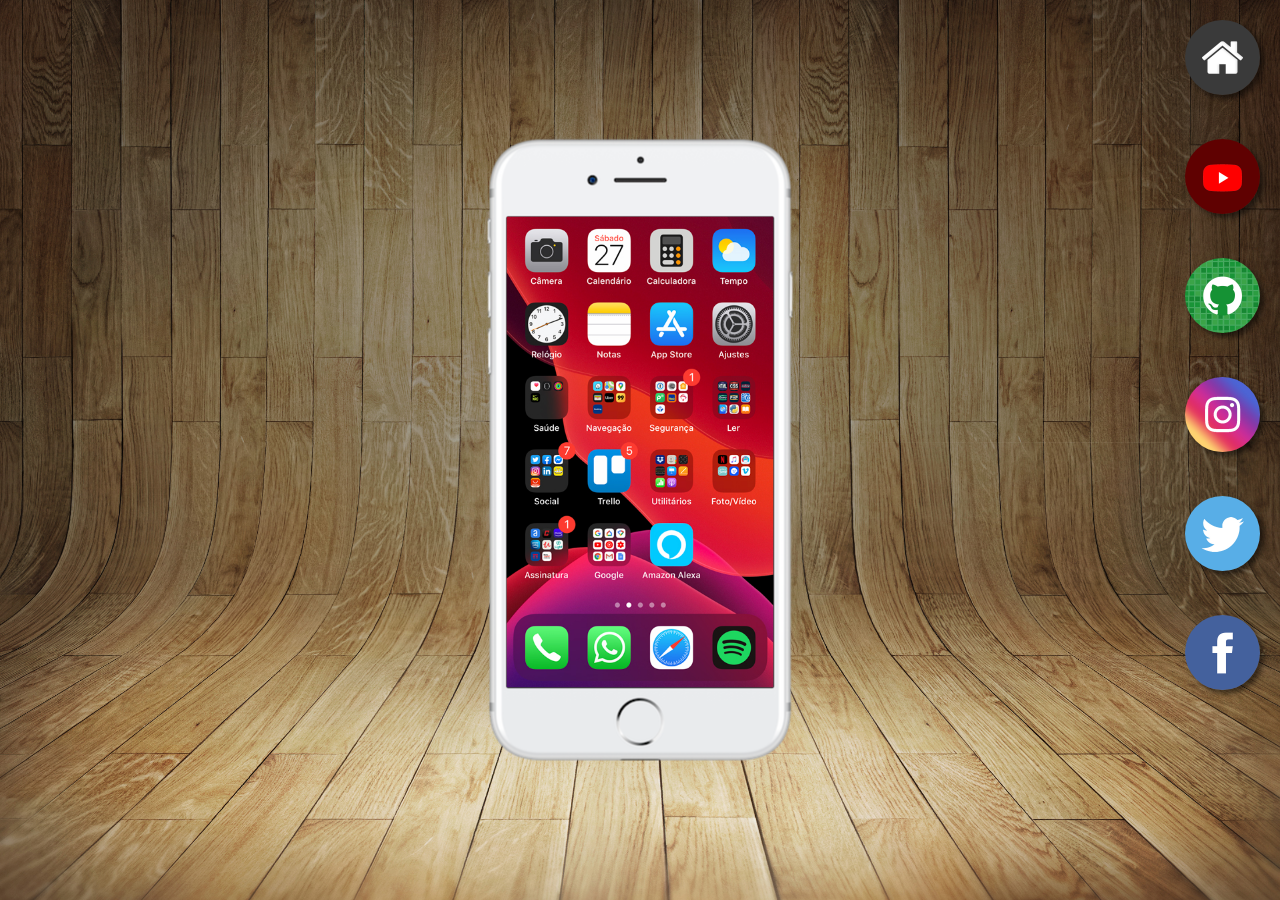
<file: index.html>
<!DOCTYPE html>
<html lang="pt-br">
<head>
    <meta charset="UTF-8">
    <meta http-equiv="X-UA-Compatible" content="IE=edge">
    <meta name="viewport" content="width=device-width, initial-scale=1.0">
    <title>Projeto Redes Sociais</title>
    <link rel="shortcut icon" href="favicon.ico" type="image/x-icon">
    <link rel="stylesheet" href="estilos/style.css">
</head>
<body>
    <main>
        <section id="telefone">
            <iframe src="home.html" frameborder="0" id="tela" name="tela">
                Seu navegador não é compatível com isto.
            </iframe>
        </section>
        <section id="redes-sociais">
            <a href="home.html" target="tela"><img src="imagens/logo-home.jpg" alt="Home"></a> <br>
            <a href="youtube.html" target="tela"><img src="imagens/logo-youtube.jpg" alt="Youtube"></a> <br>
            <a href="github.html" target="tela"><img src="imagens/logo-github.jpg" alt="Github"></a> <br>
            <a href="instagram.html" target="tela"><img src="imagens/logo-instagram.jpg" alt="Instagram"></a> <br>
            <a href="twitter.html" target="tela"><img src="imagens/logo-twitter.jpg" alt="Twitter"></a> <br>
            <a href="facebook.html" target="tela"><img src="imagens/logo-facebook.jpg" alt="Facebook"></a>
        </section>
    </main>
</body>
</html>
</file>
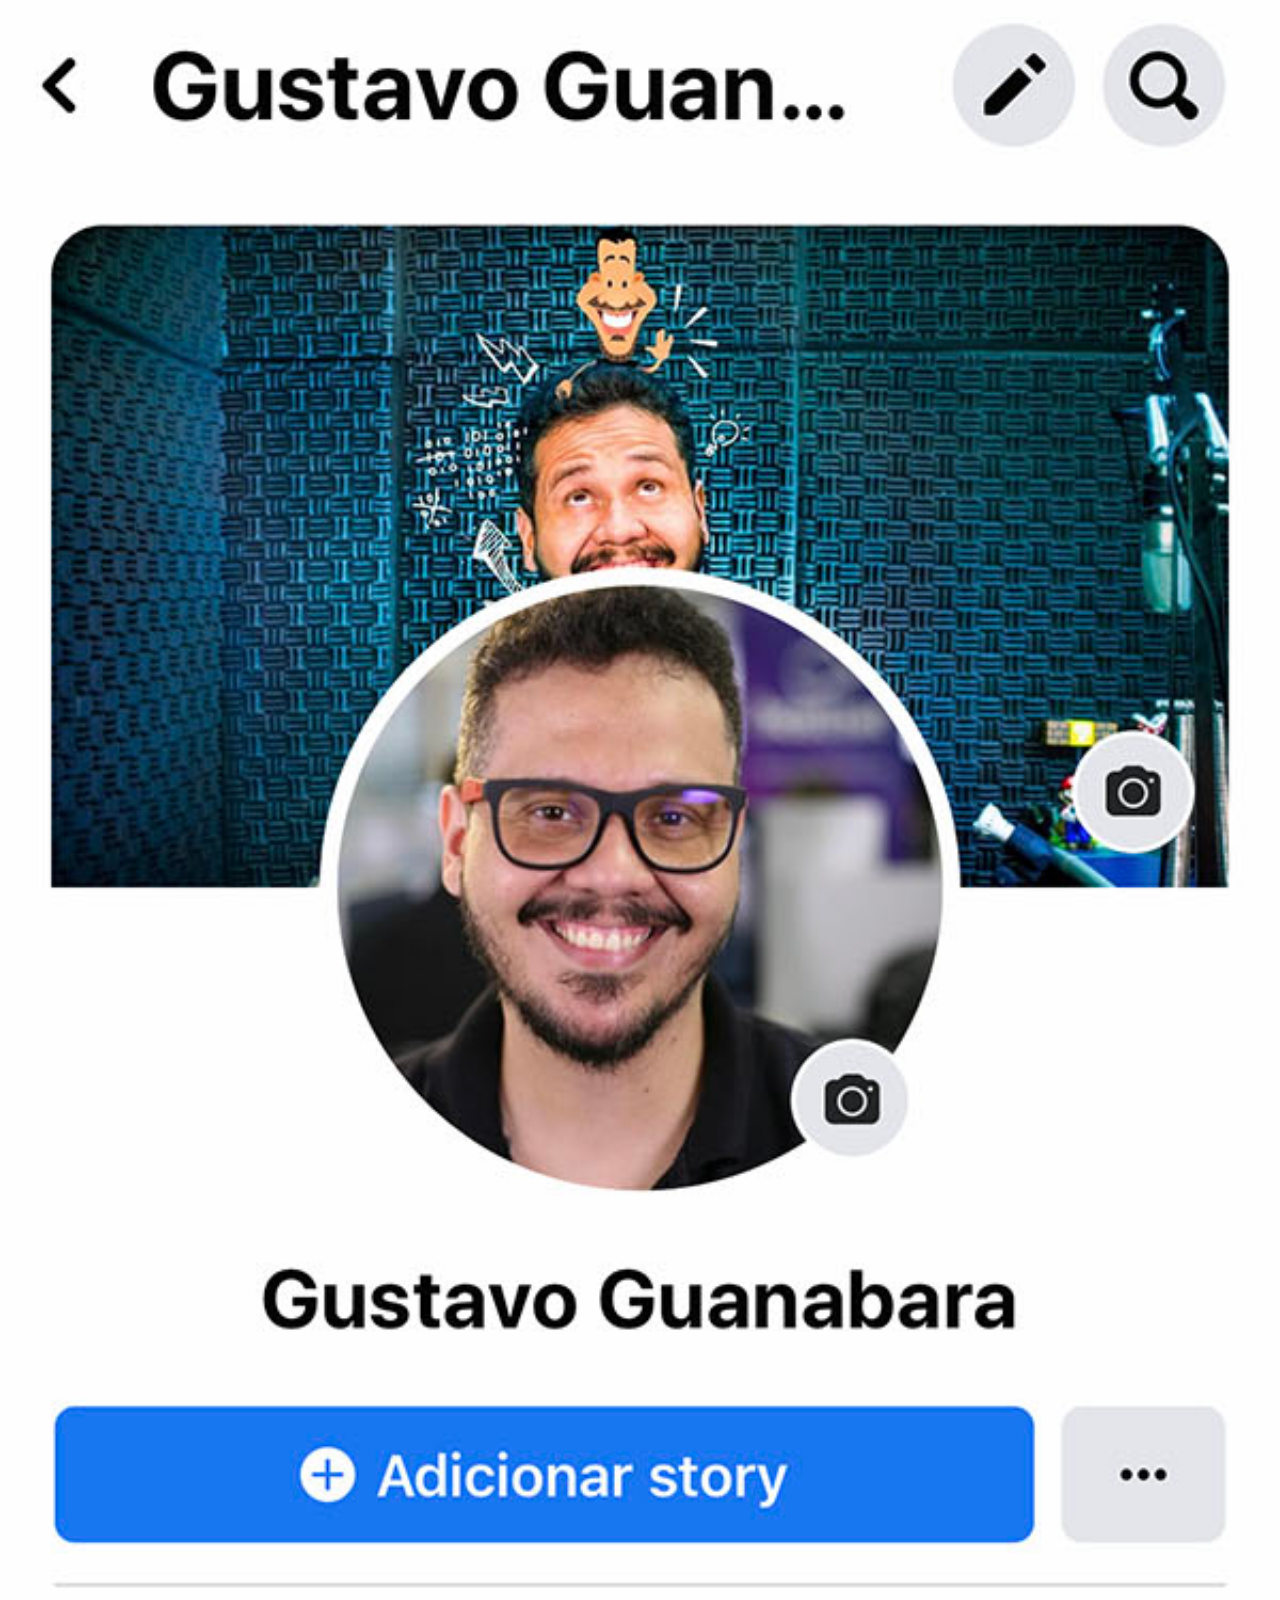
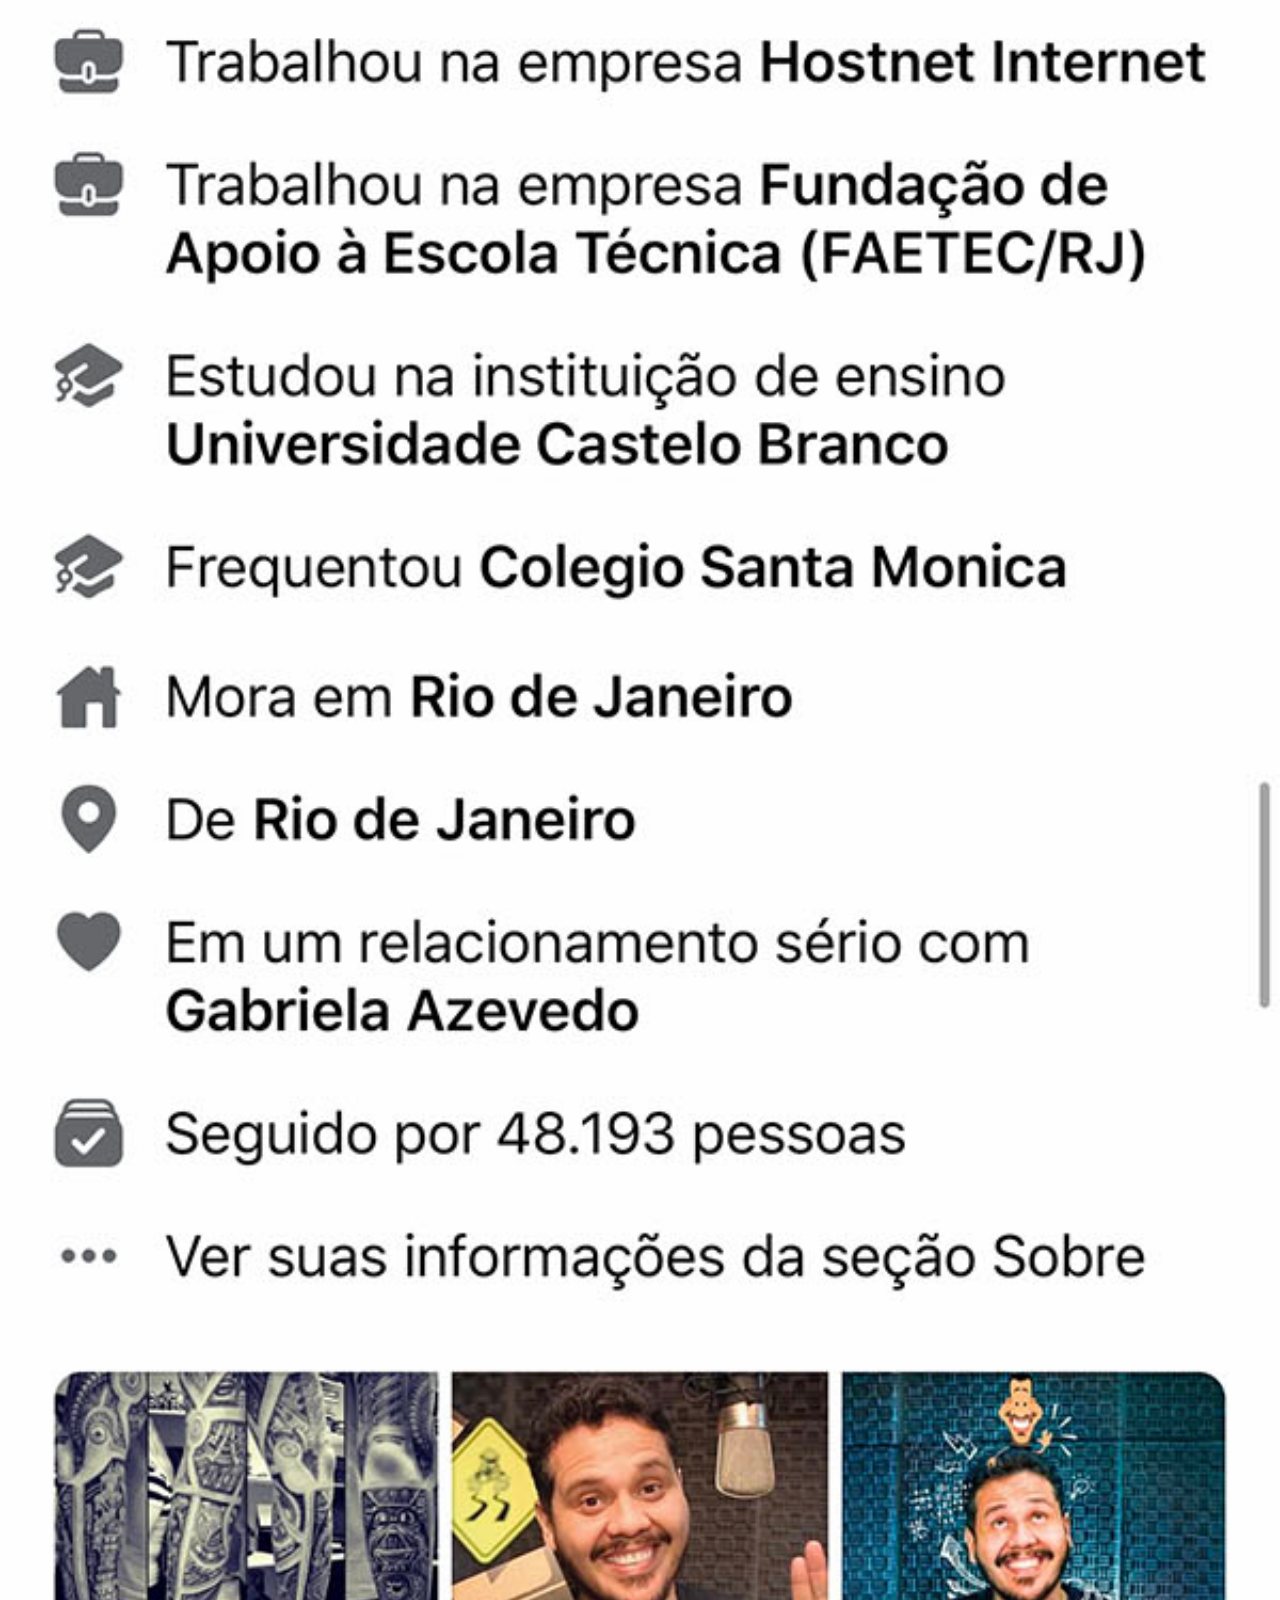
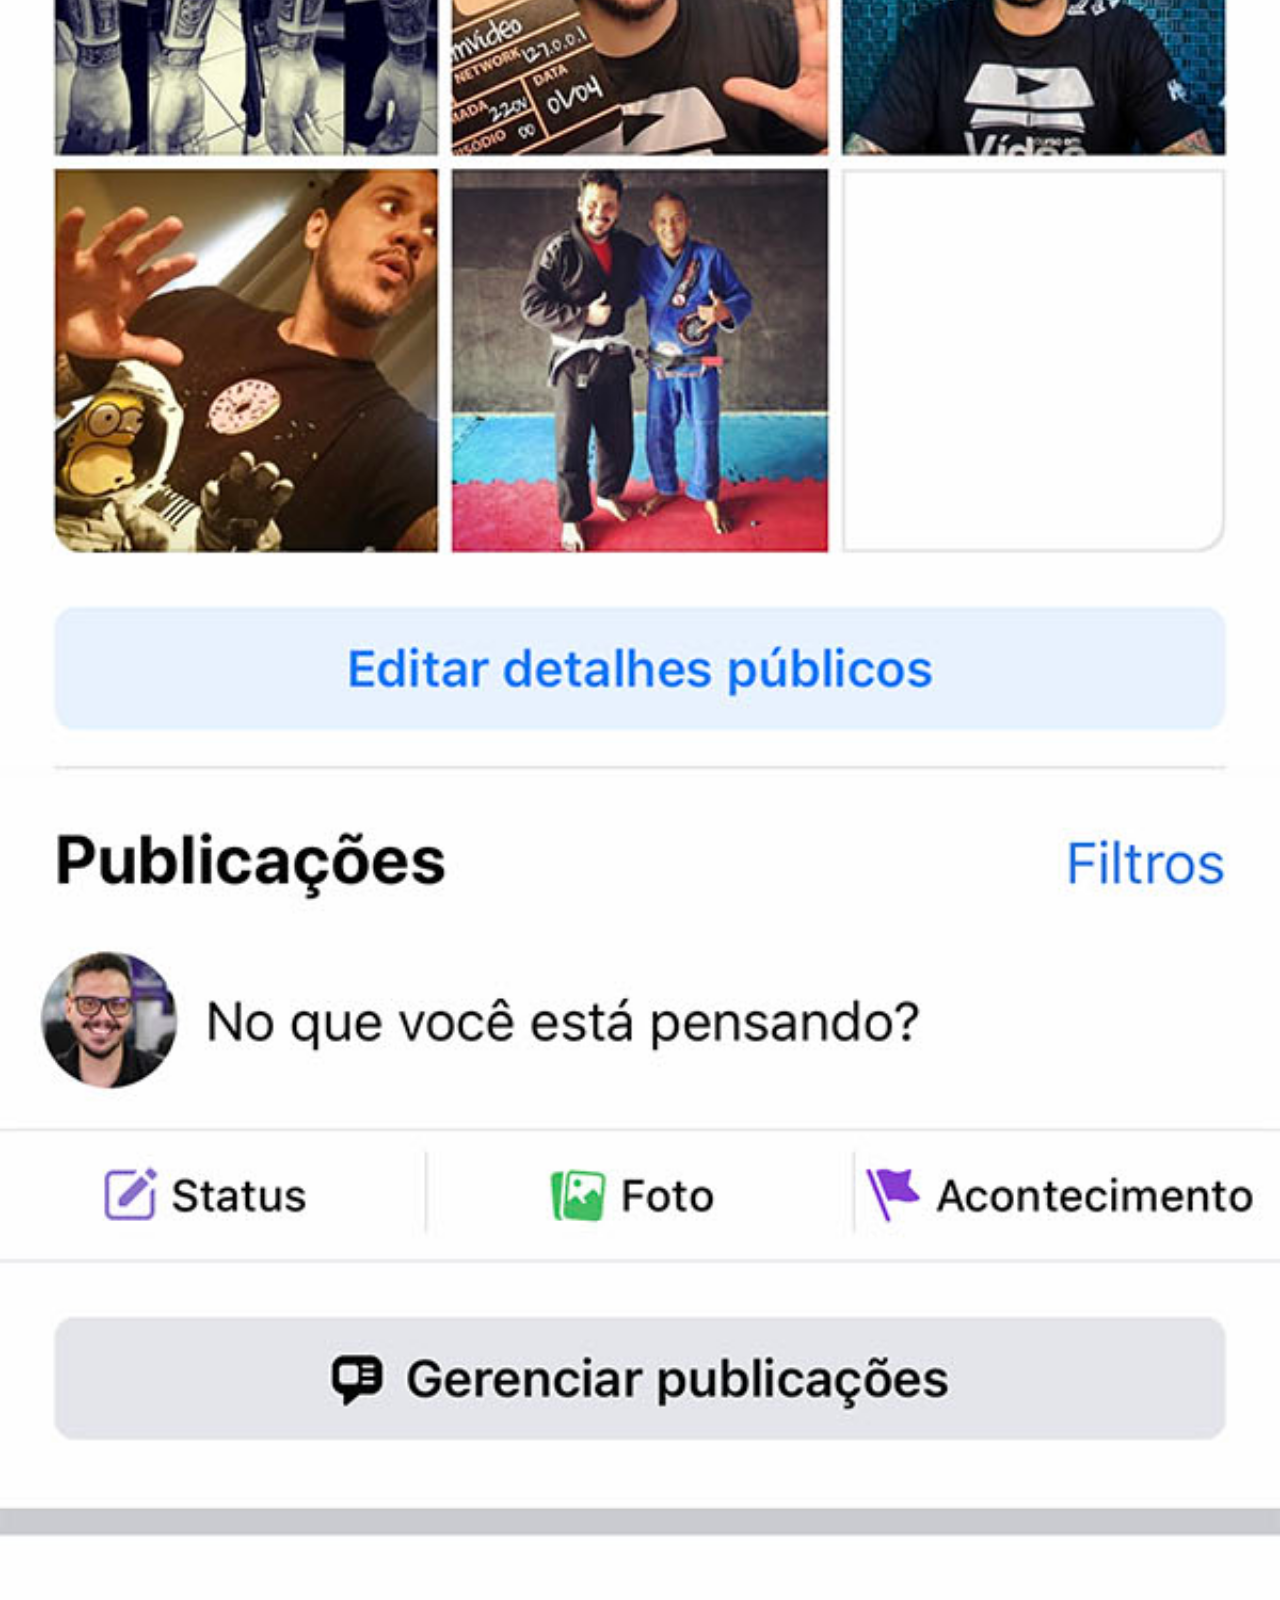
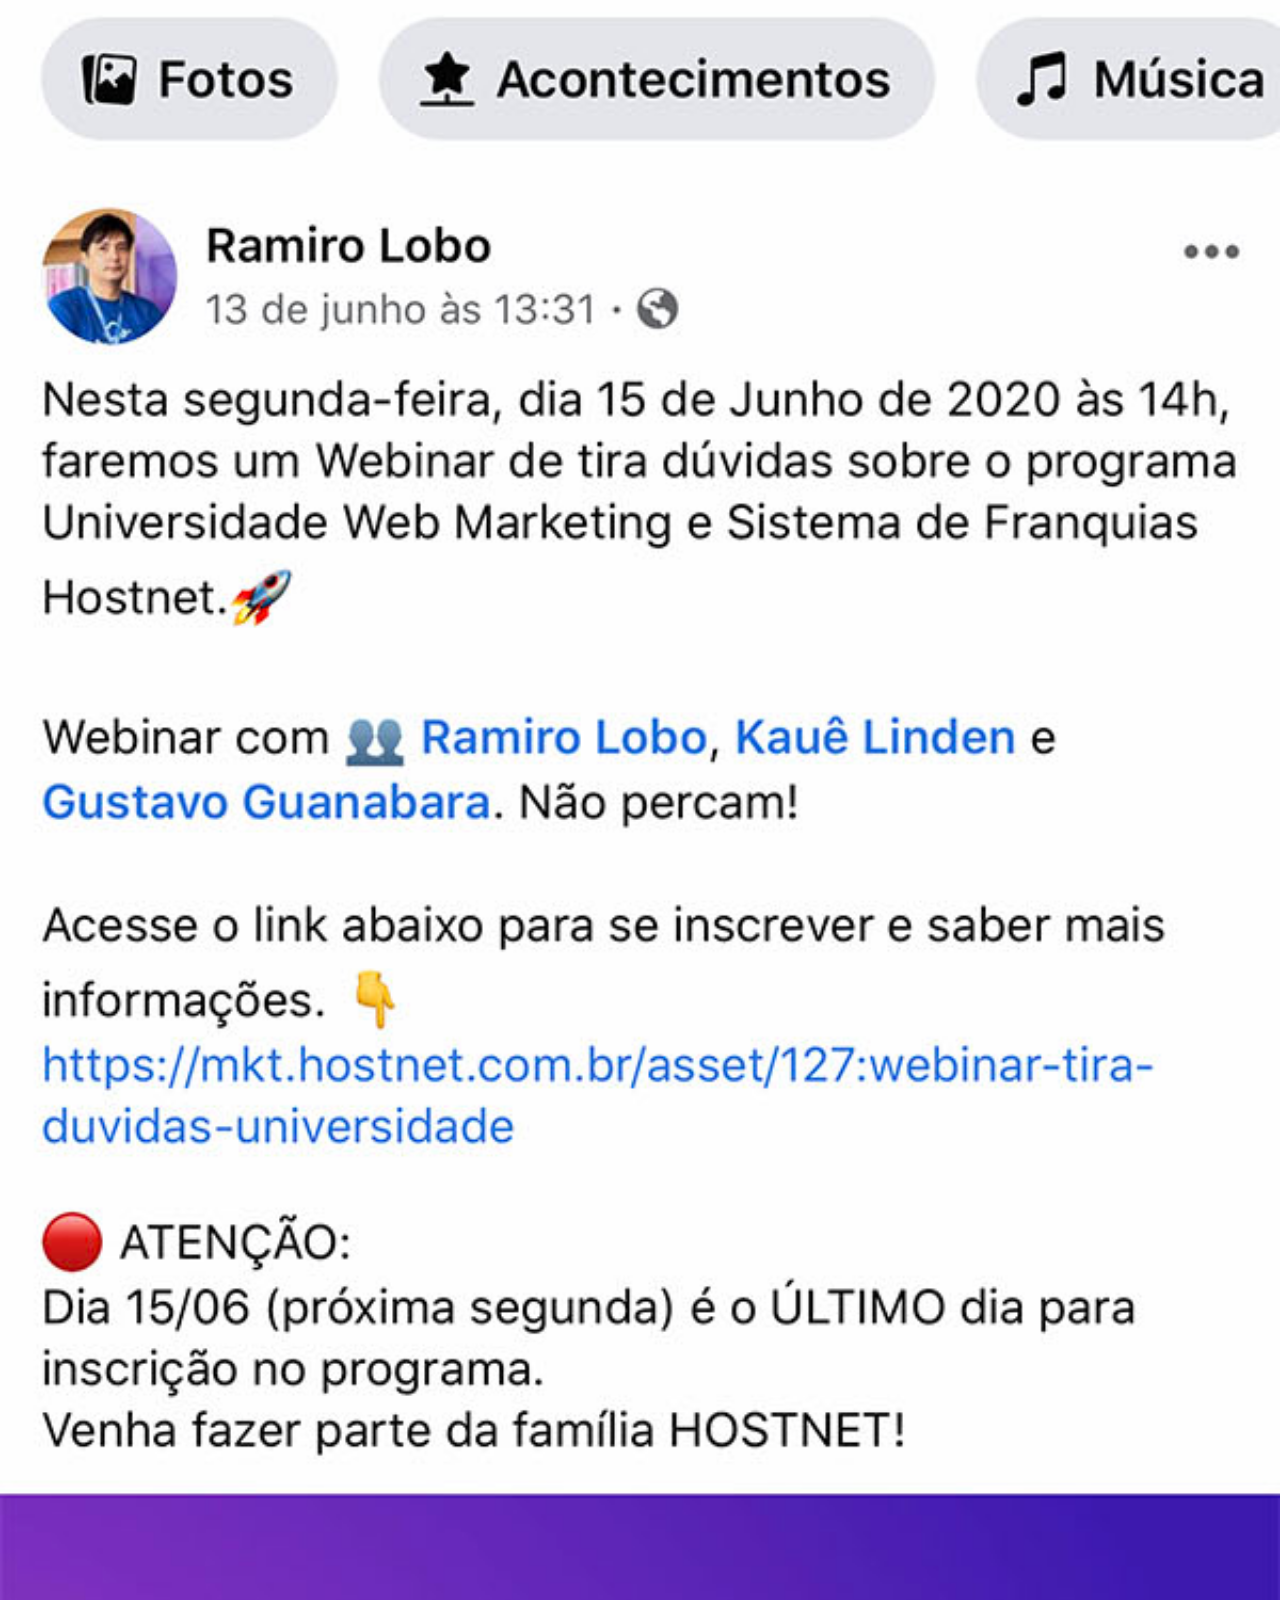
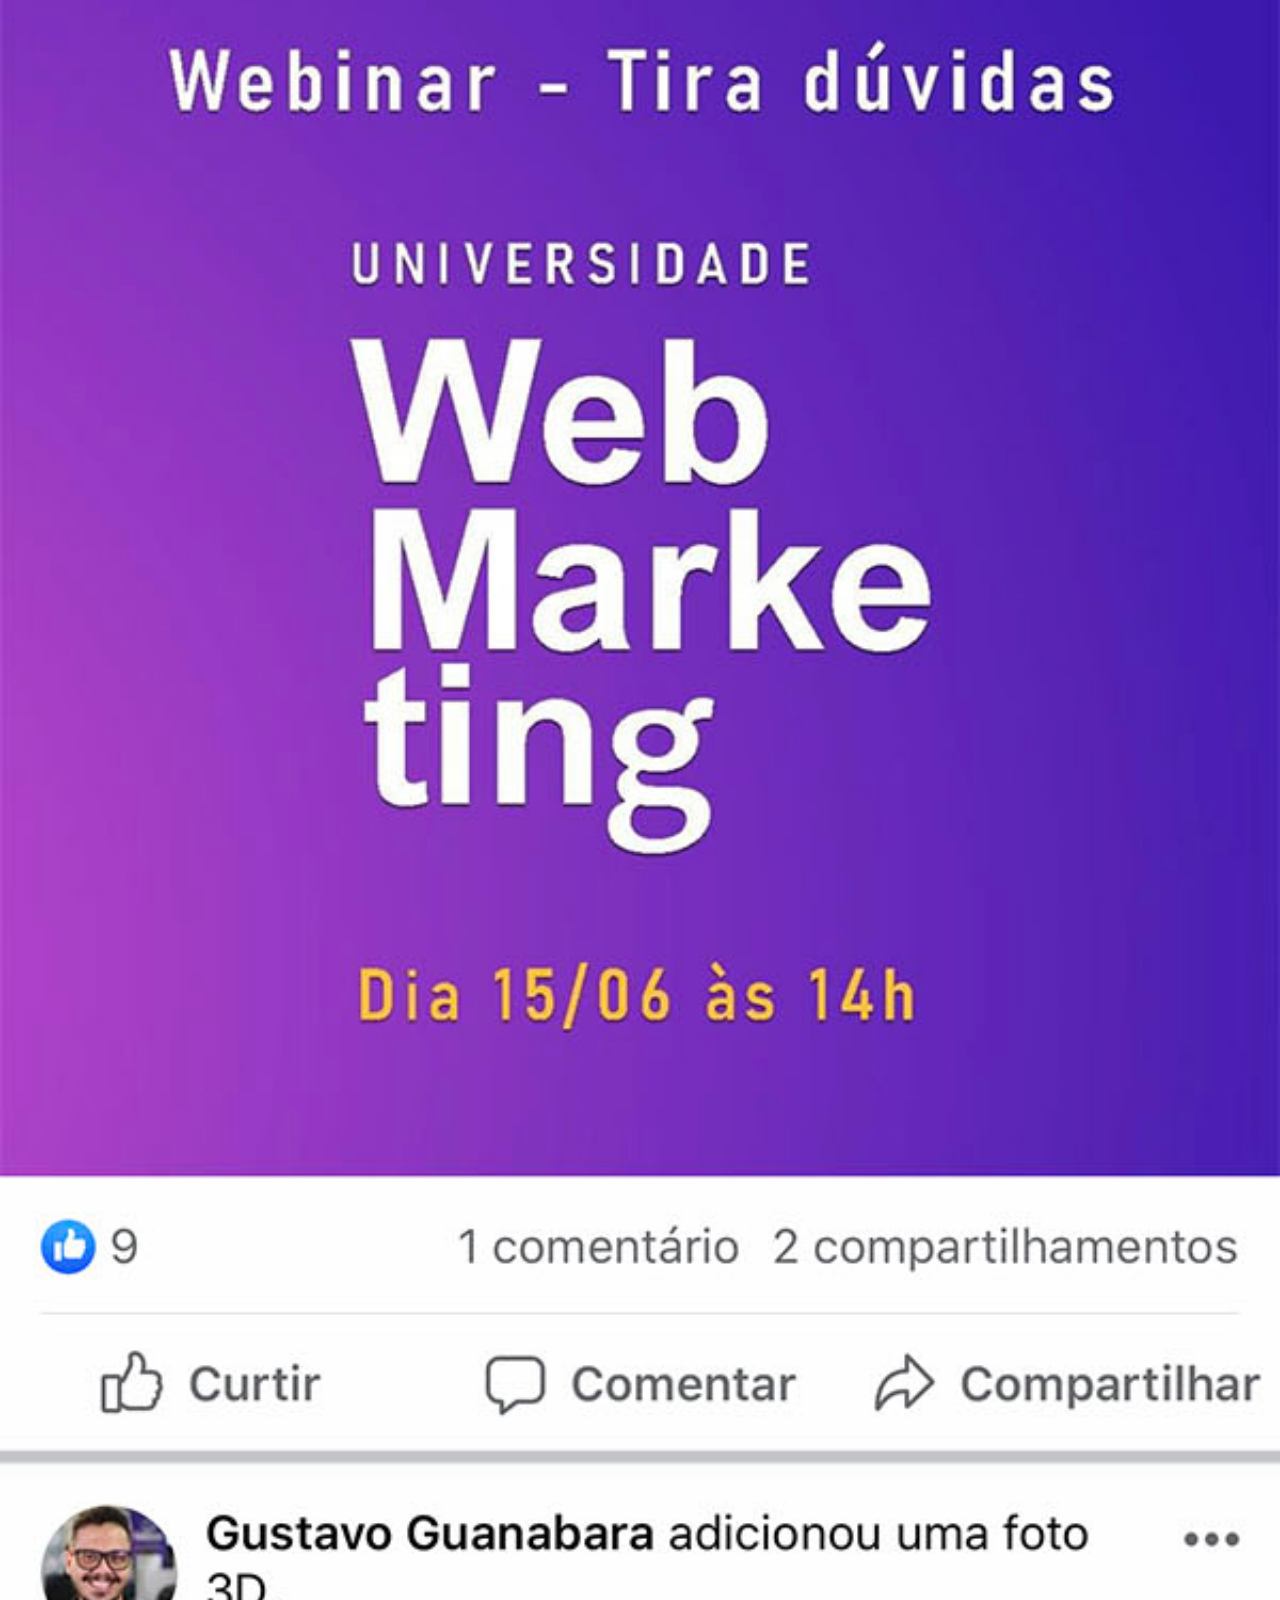
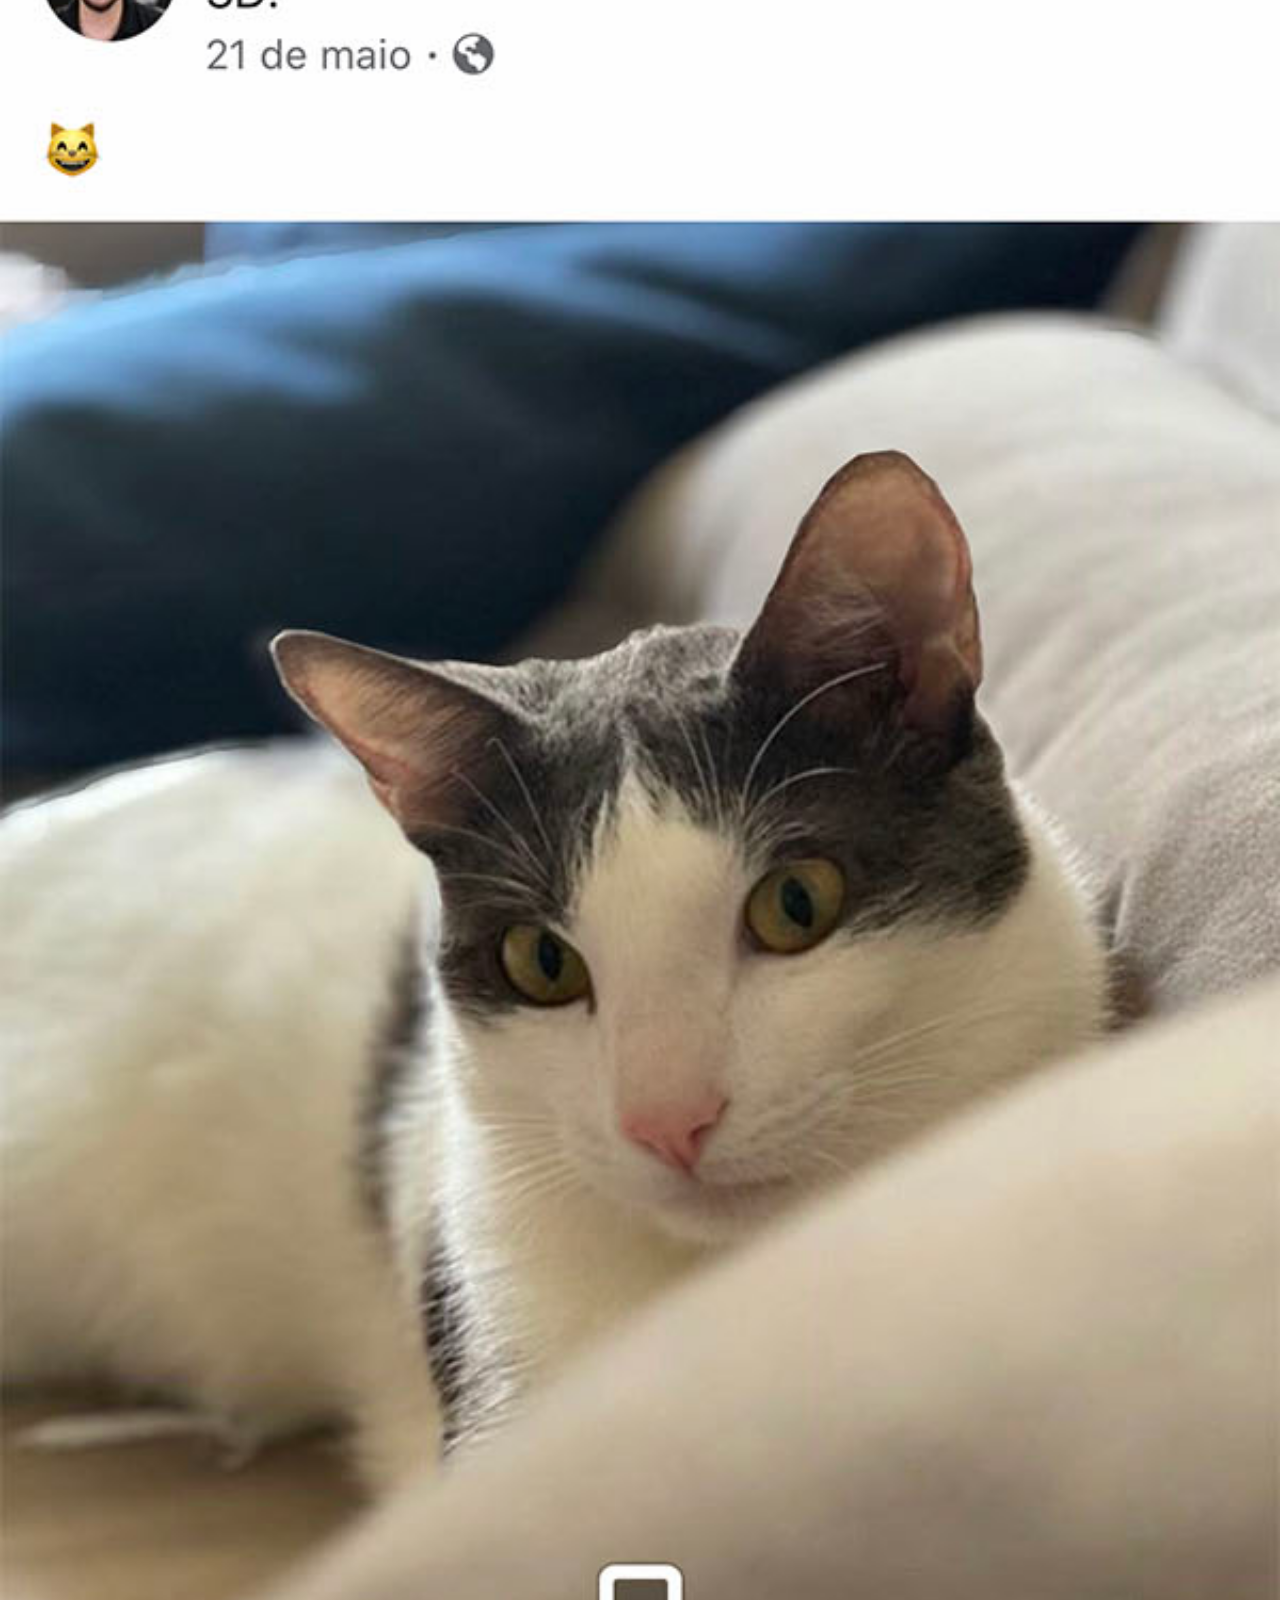
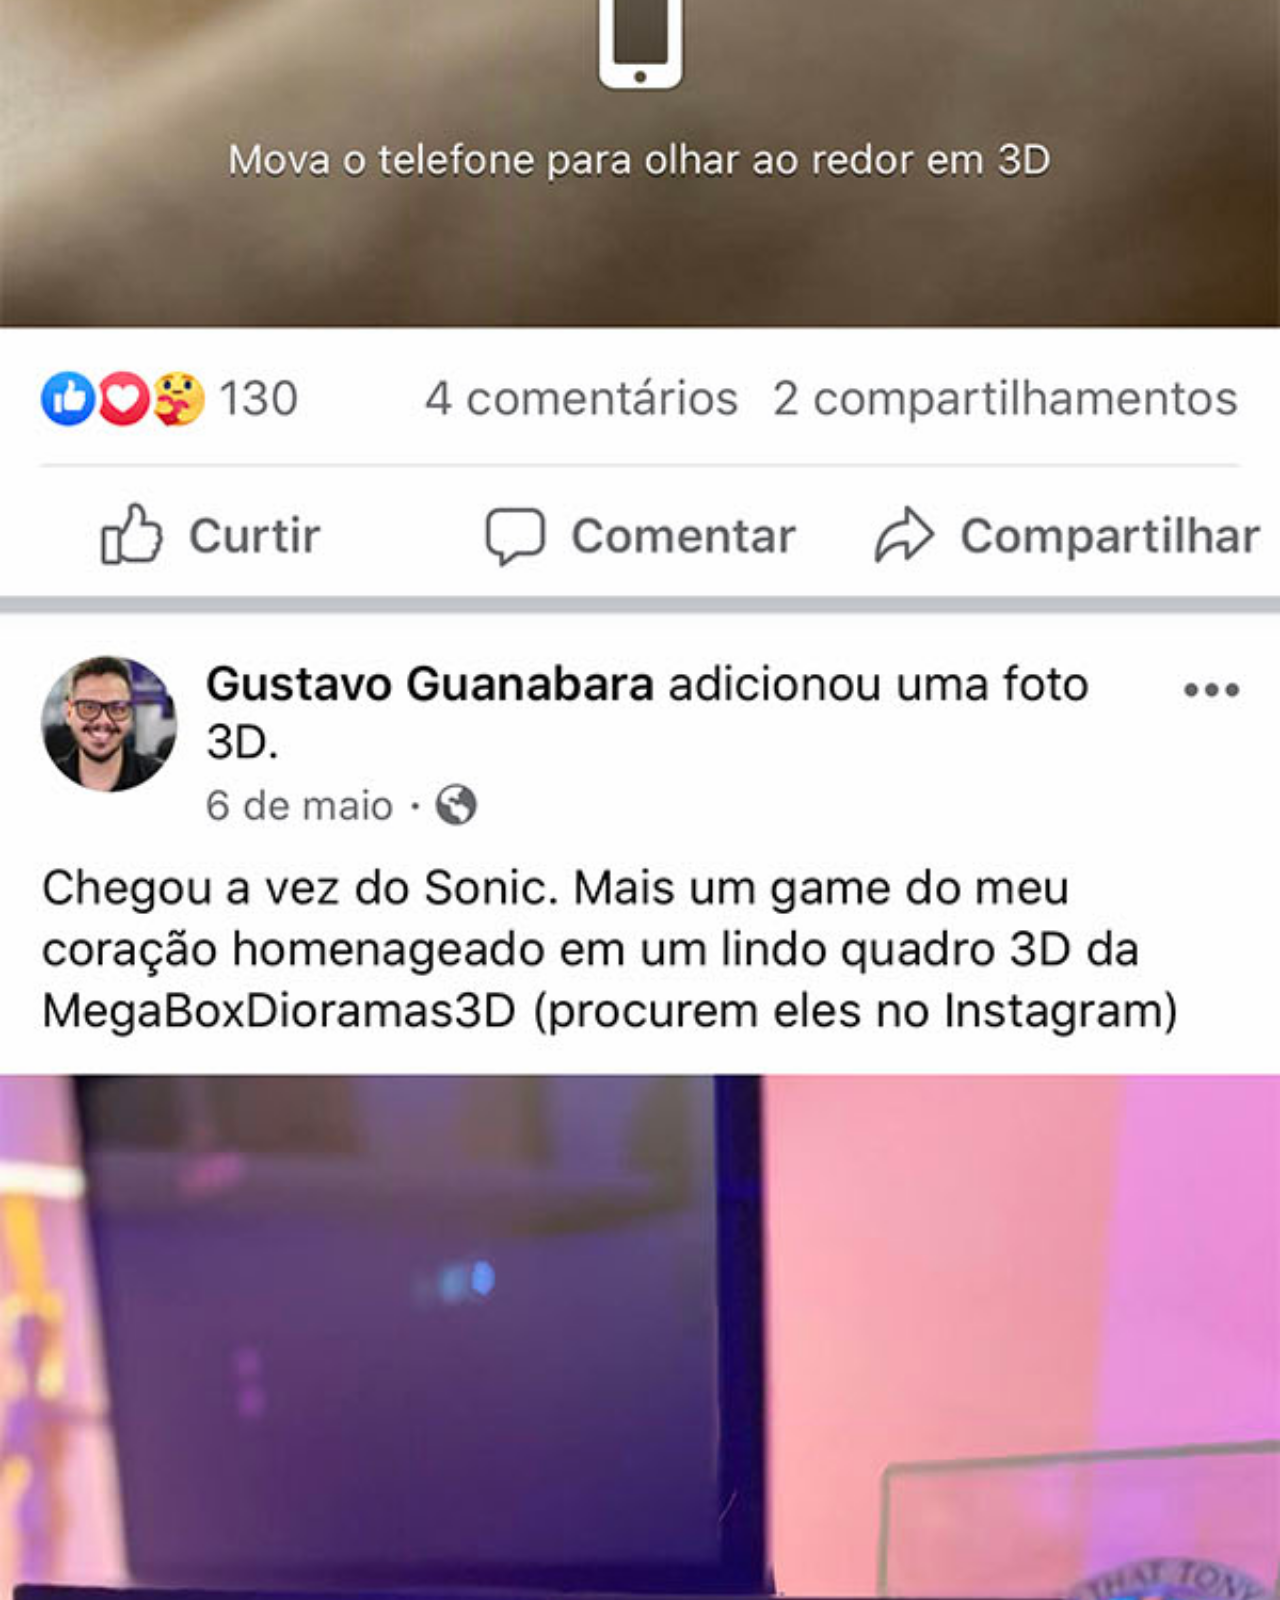
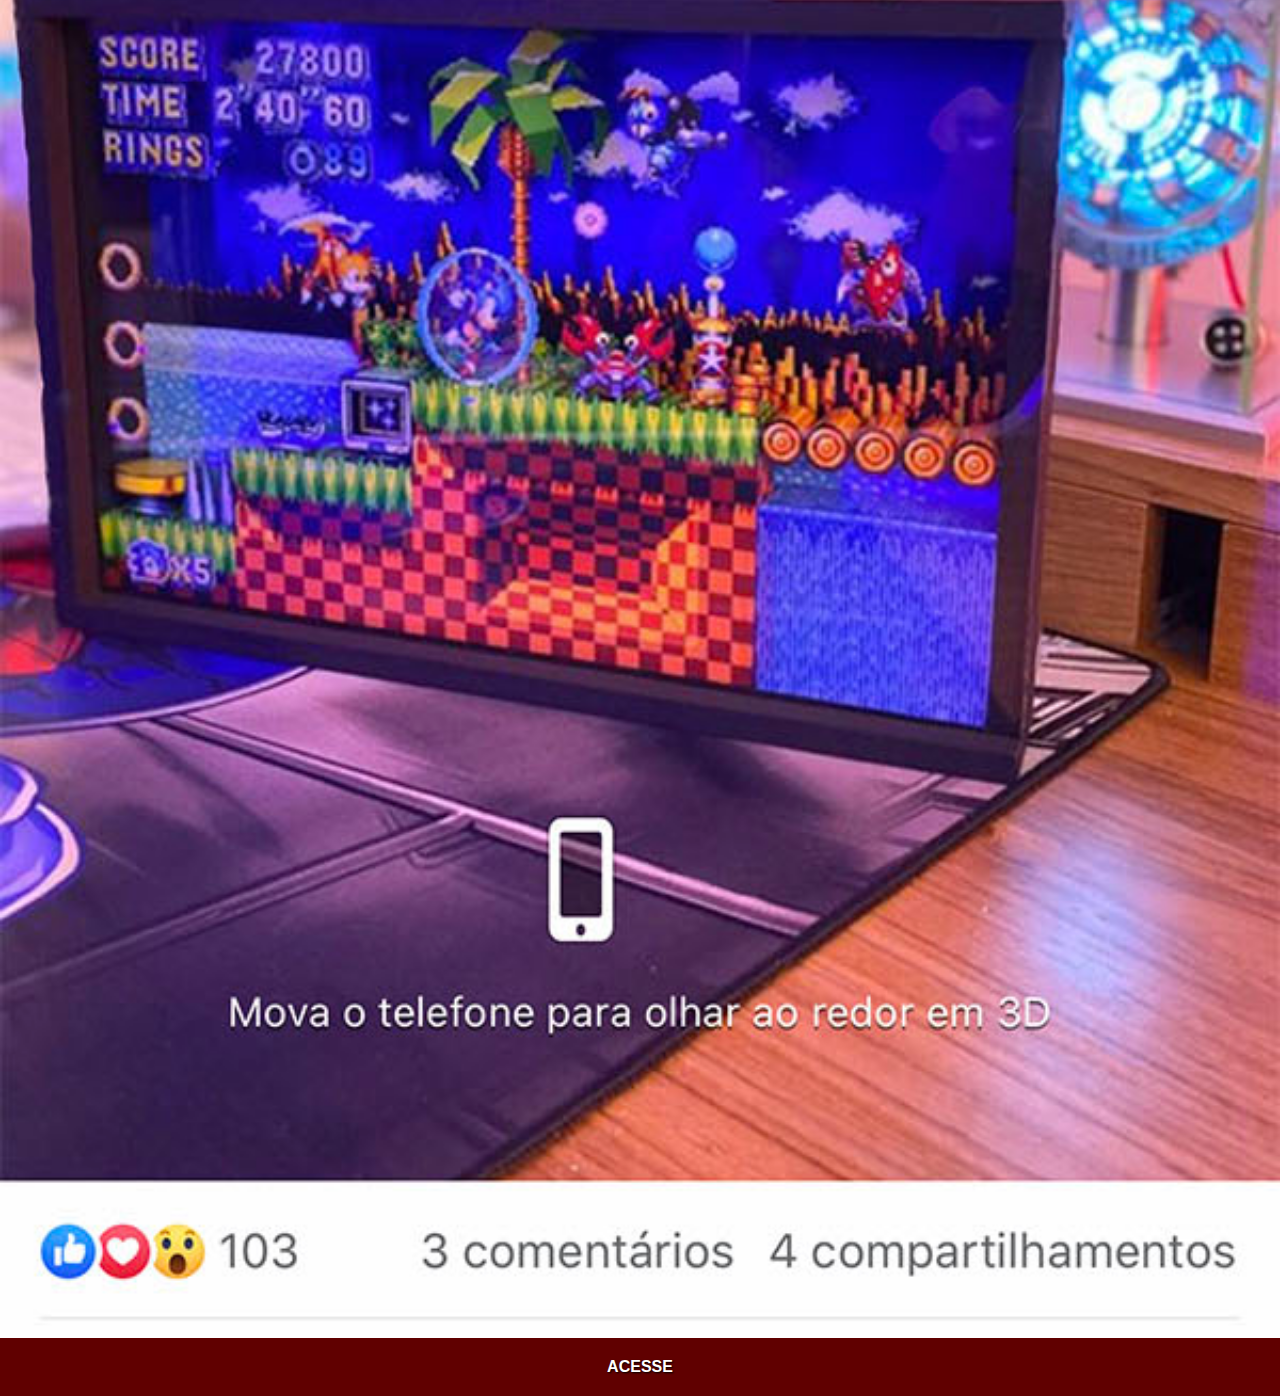
<file: facebook.html>
<!DOCTYPE html>
<html lang="pt-br">
<head>
    <meta charset="UTF-8">
    <meta http-equiv="X-UA-Compatible" content="IE=edge">
    <meta name="viewport" content="width=device-width, initial-scale=1.0">
    <title>Facebook</title>
    <link rel="stylesheet" href="estilos/social.css">
</head>
<body>
    <img src="imagens/tela-facebook.jpg" alt="Facebook">
    <a href="https://www.facebook.com/gustavoguanabara/" target="_blank">ACESSE</a>
</body>
</html>
</file>
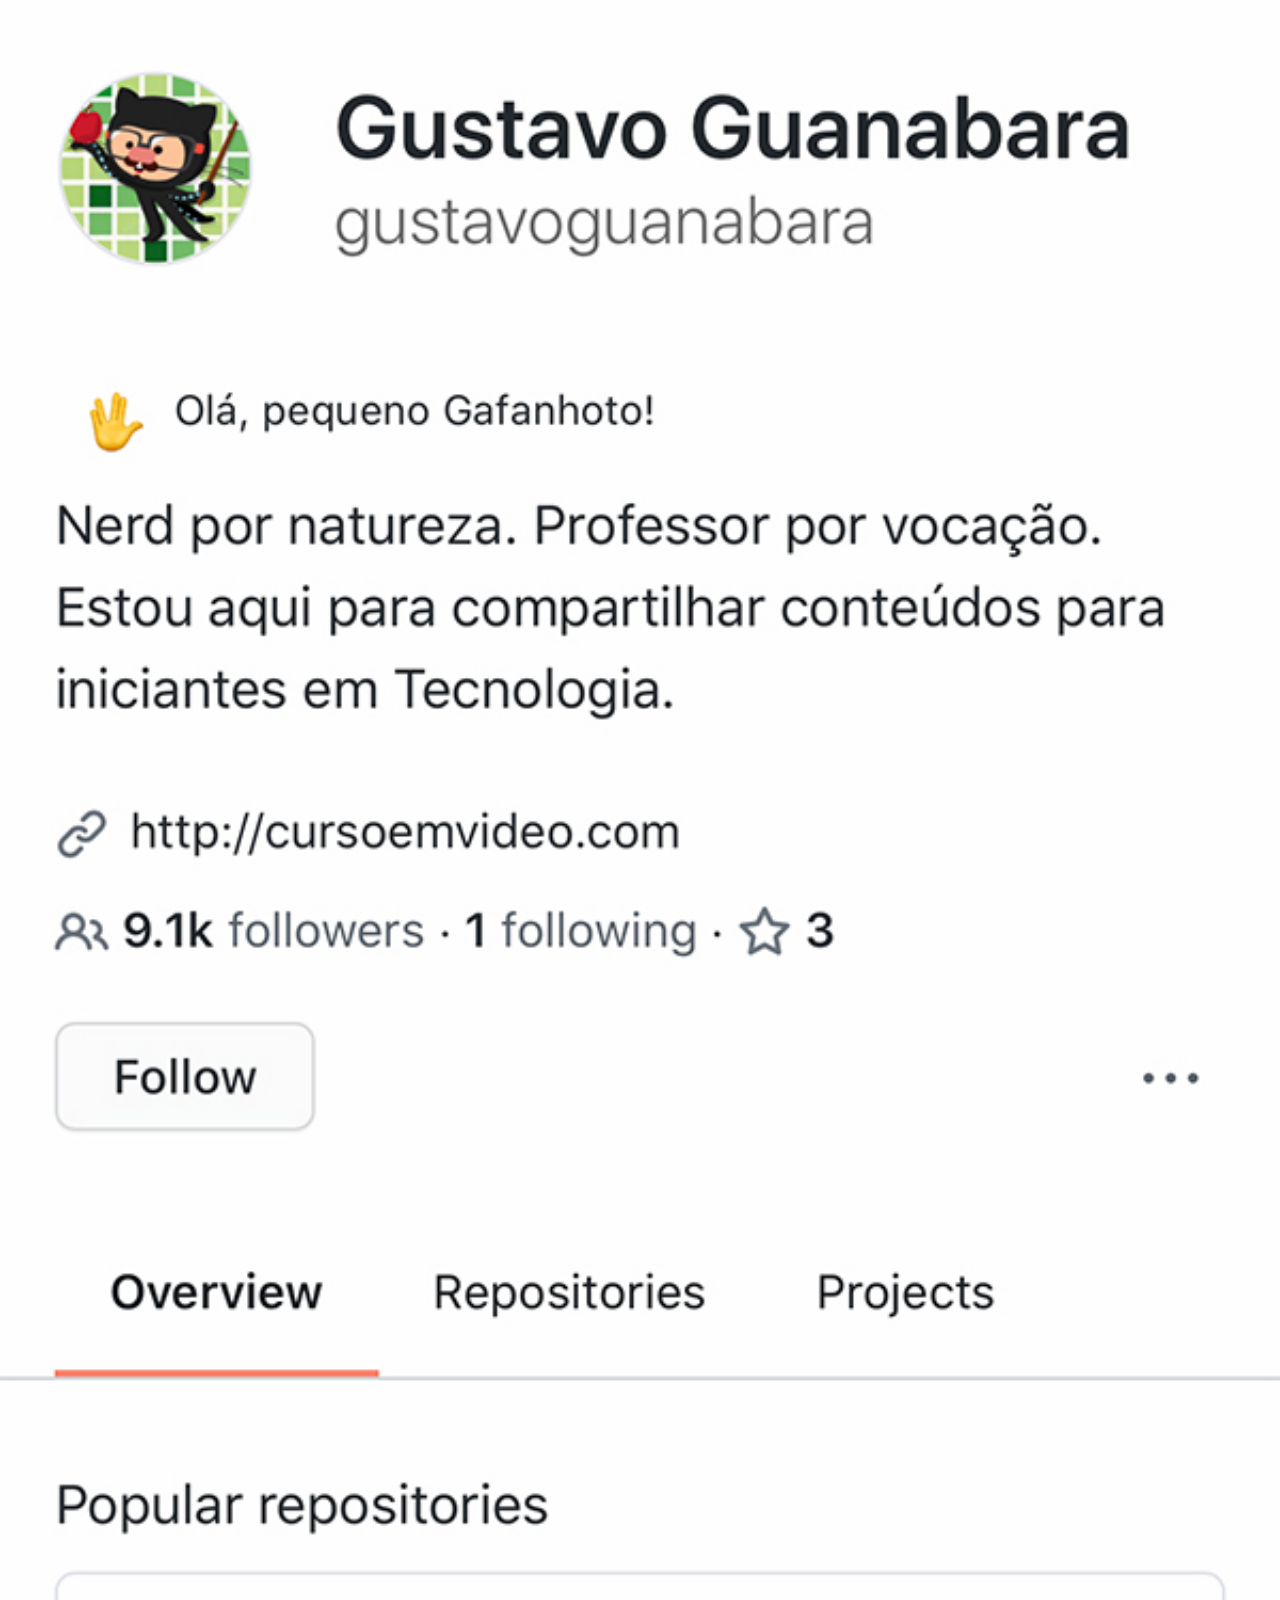
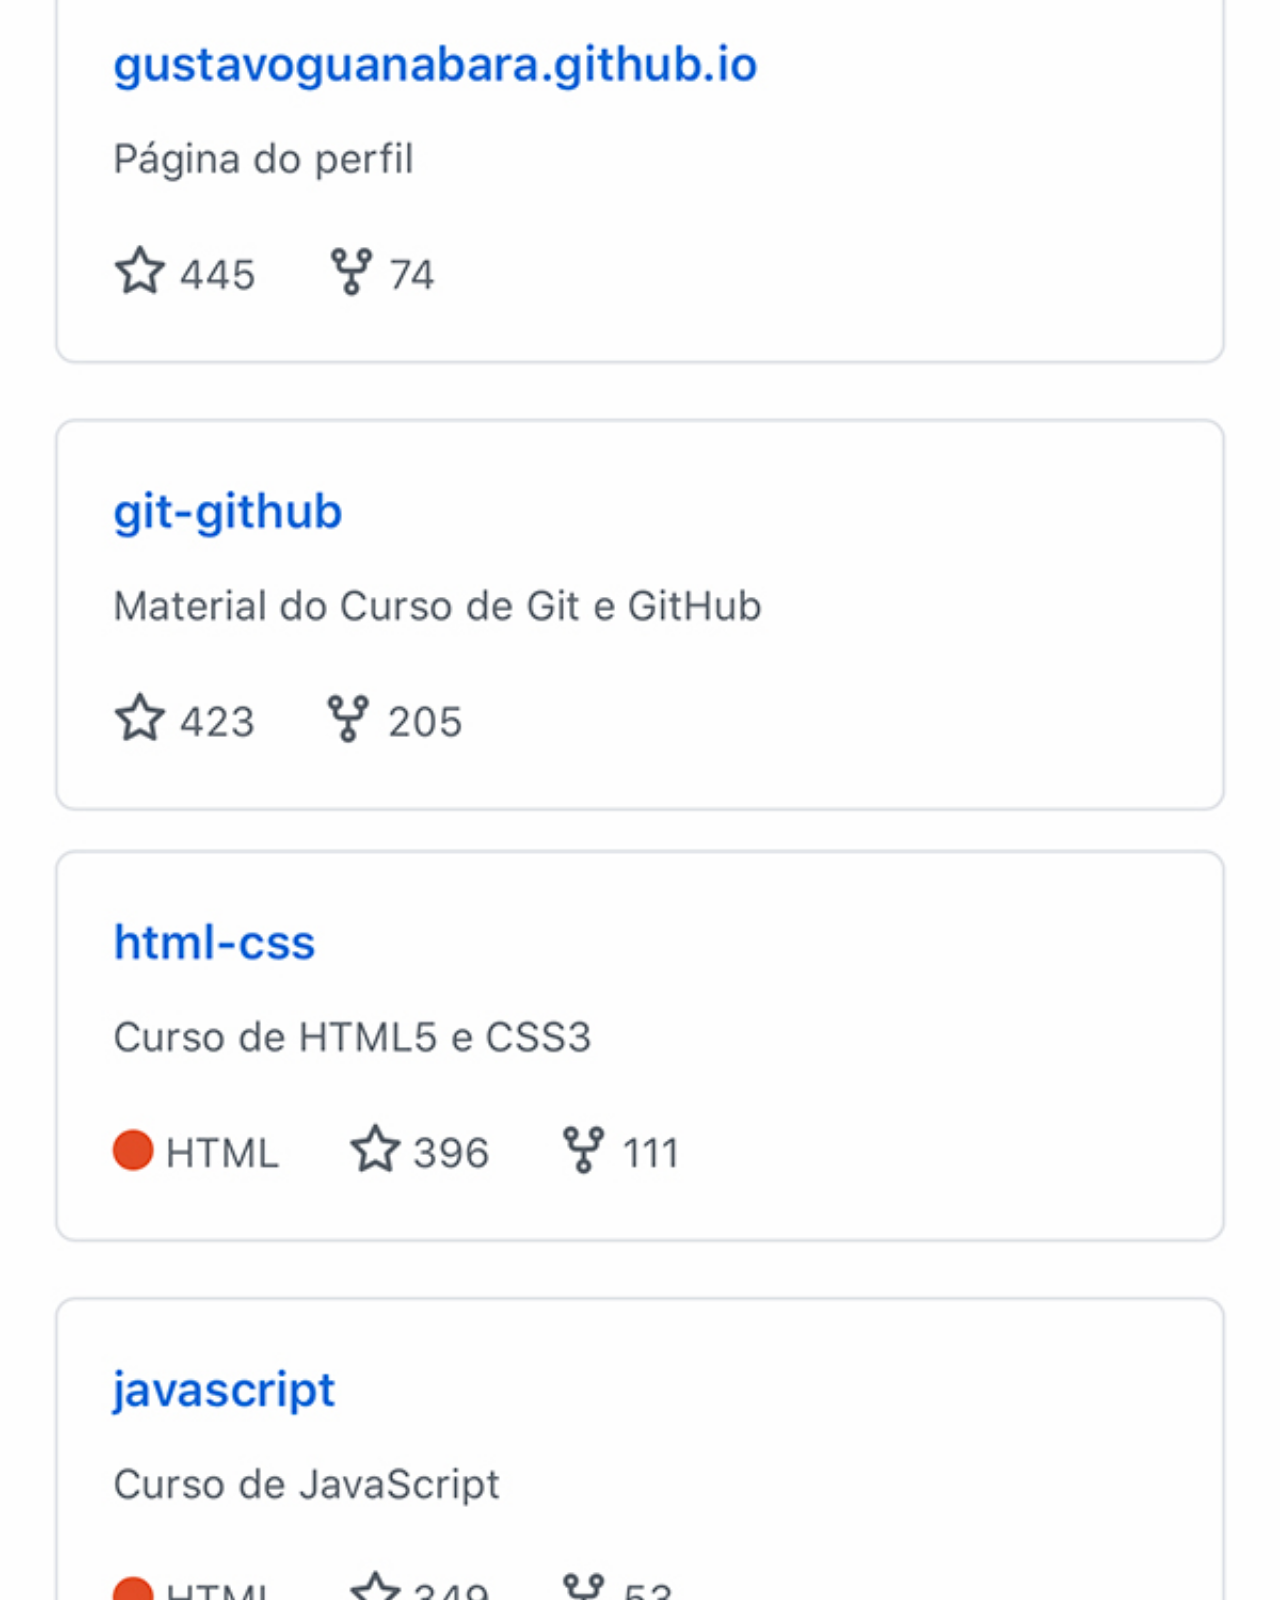
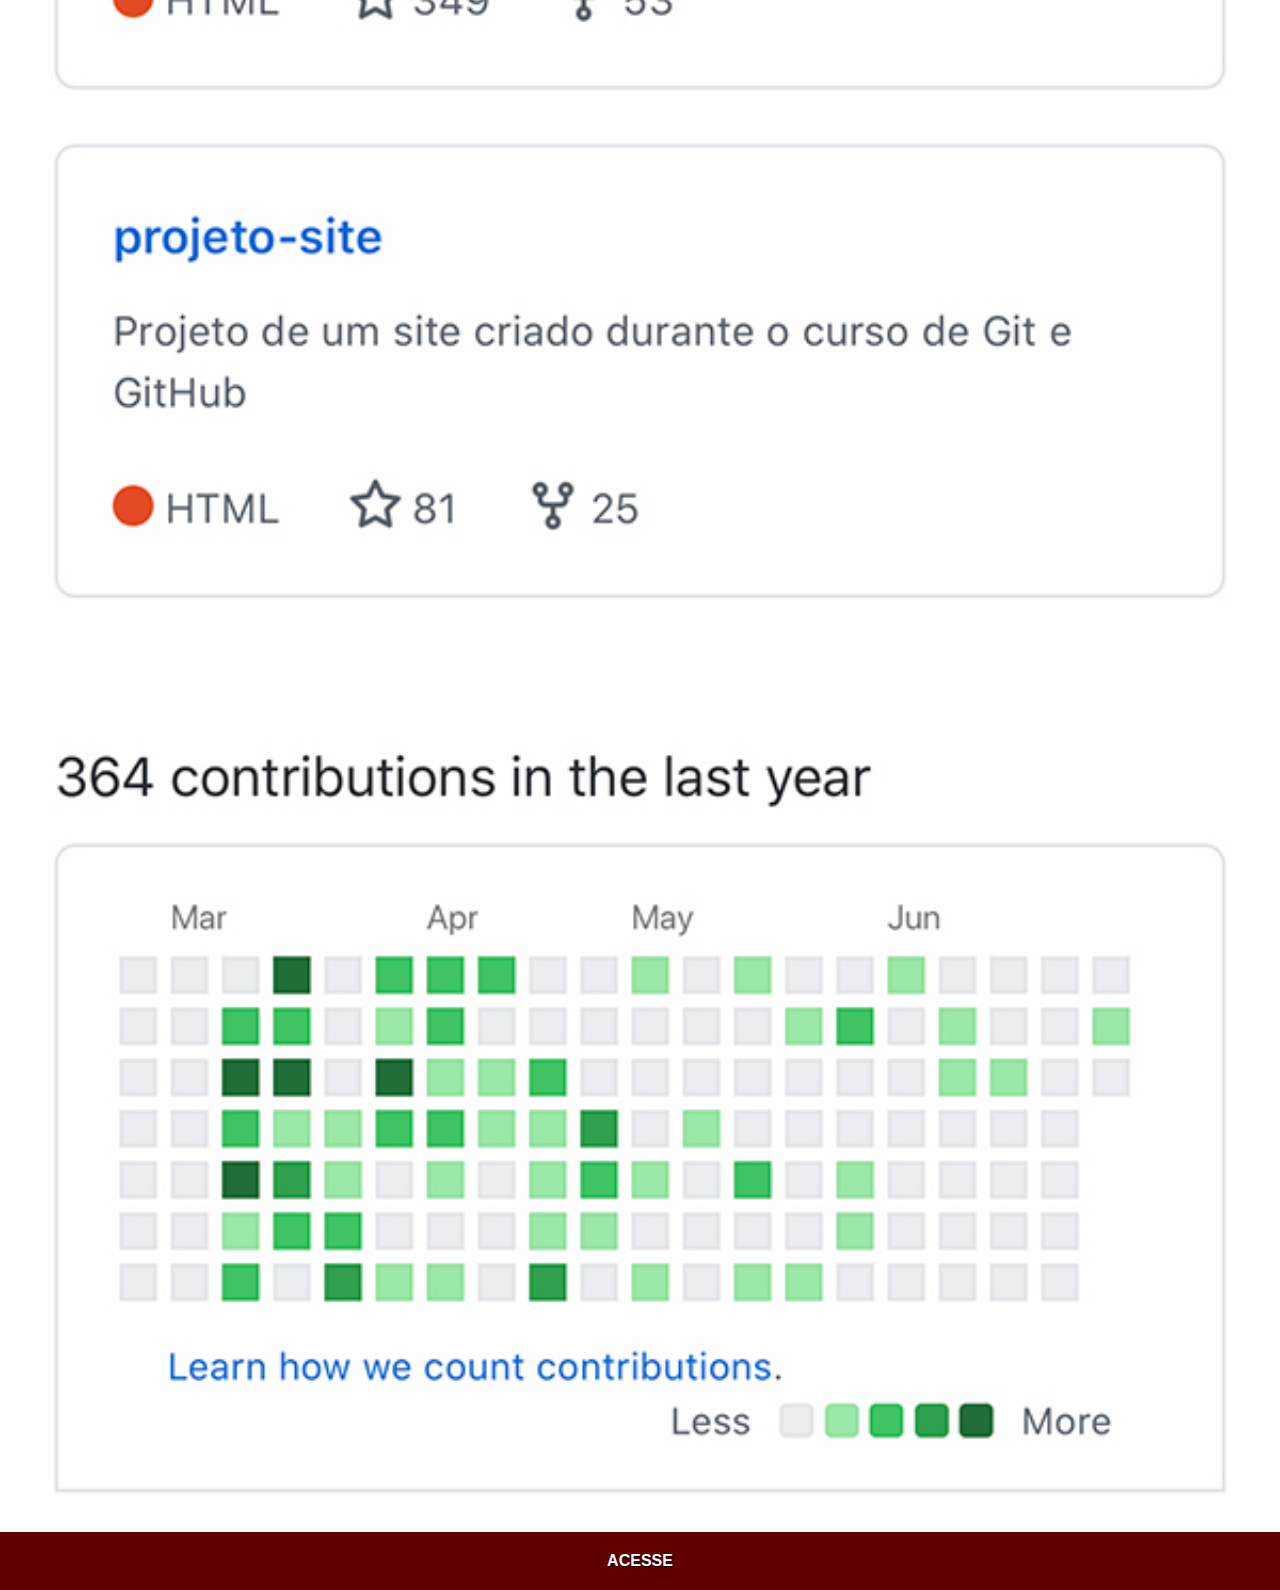
<file: github.html>
<!DOCTYPE html>
<html lang="pt-br">
<head>
    <meta charset="UTF-8">
    <meta http-equiv="X-UA-Compatible" content="IE=edge">
    <meta name="viewport" content="width=device-width, initial-scale=1.0">
    <title>Github</title>
    <link rel="stylesheet" href="estilos/social.css">
</head>
<body>
    <img src="imagens/tela-github.jpg" alt="Github">
    <a href="https://github.com/gustavoguanabara/" target="_blank">ACESSE</a>
</body>
</html>
</file>
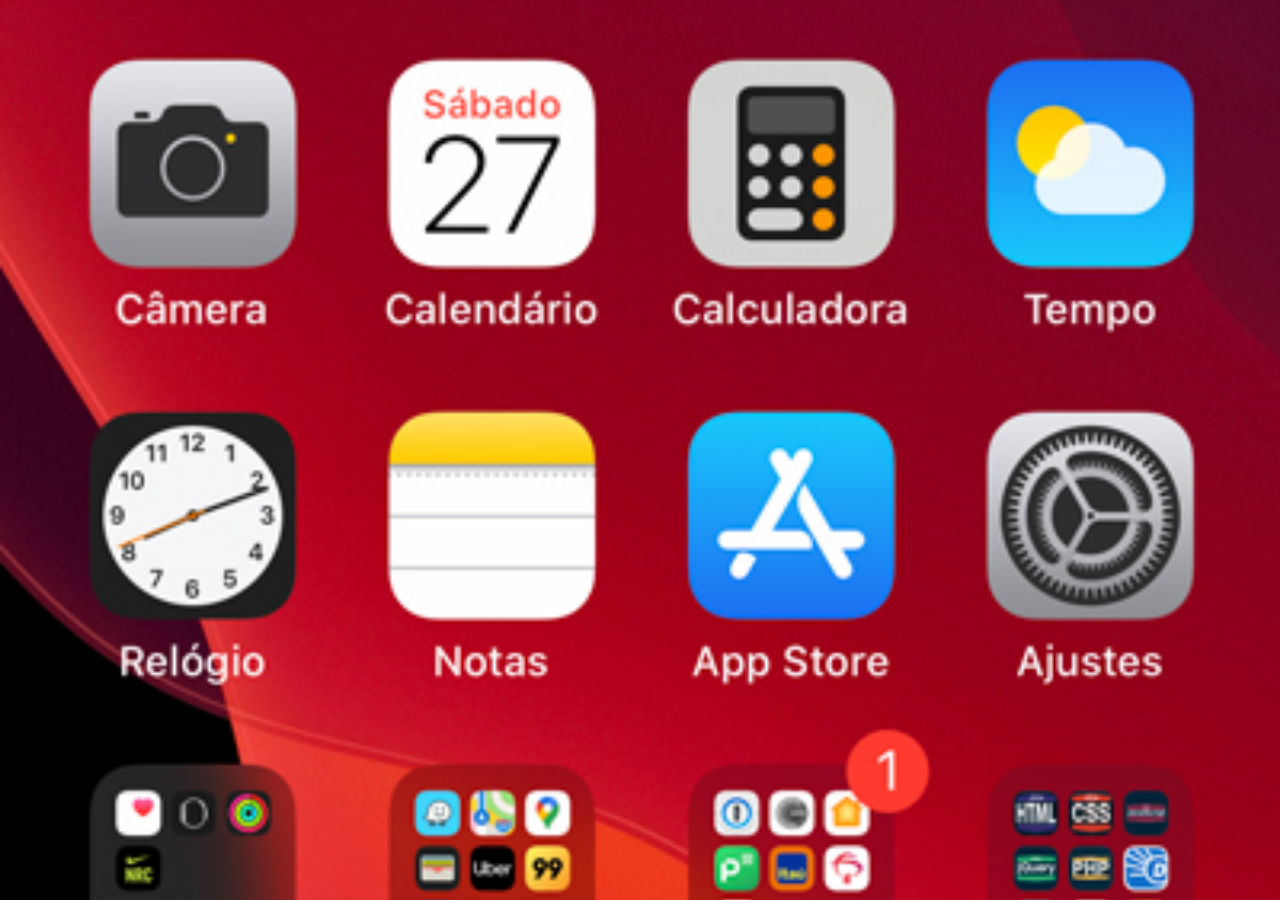
<file: home.html>
<!DOCTYPE html>
<html lang="pt-br">
<head>
    <meta charset="UTF-8">
    <meta http-equiv="X-UA-Compatible" content="IE=edge">
    <meta name="viewport" content="width=device-width, initial-scale=1.0">
    <title>Home</title>
    <style>
        * {
            margin: 0px;
            padding: 0px;
        }

        body {
            background: url('imagens/tela-home.jpg') no-repeat top center;
            background-attachment: fixed;
            background-size: cover;
        }
    </style>
</head>
<body>
    
</body>
</html>
</file>
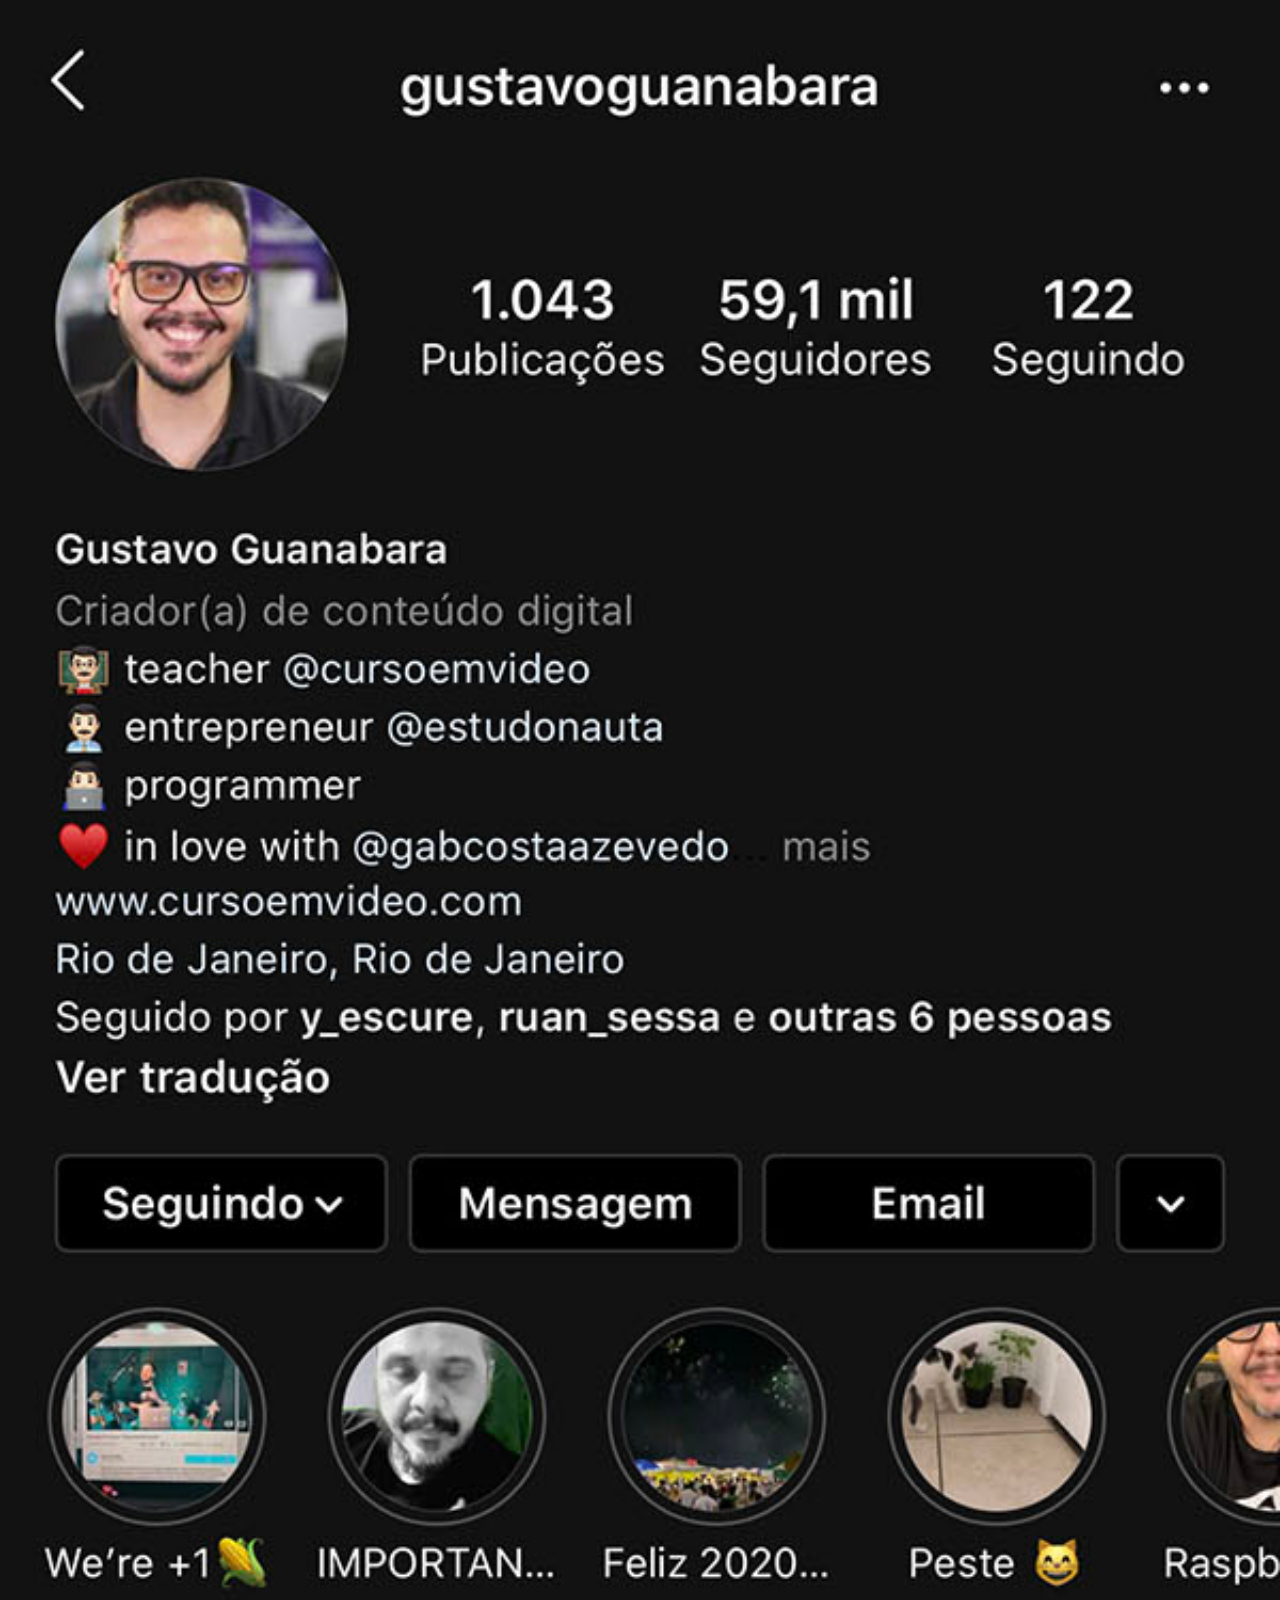
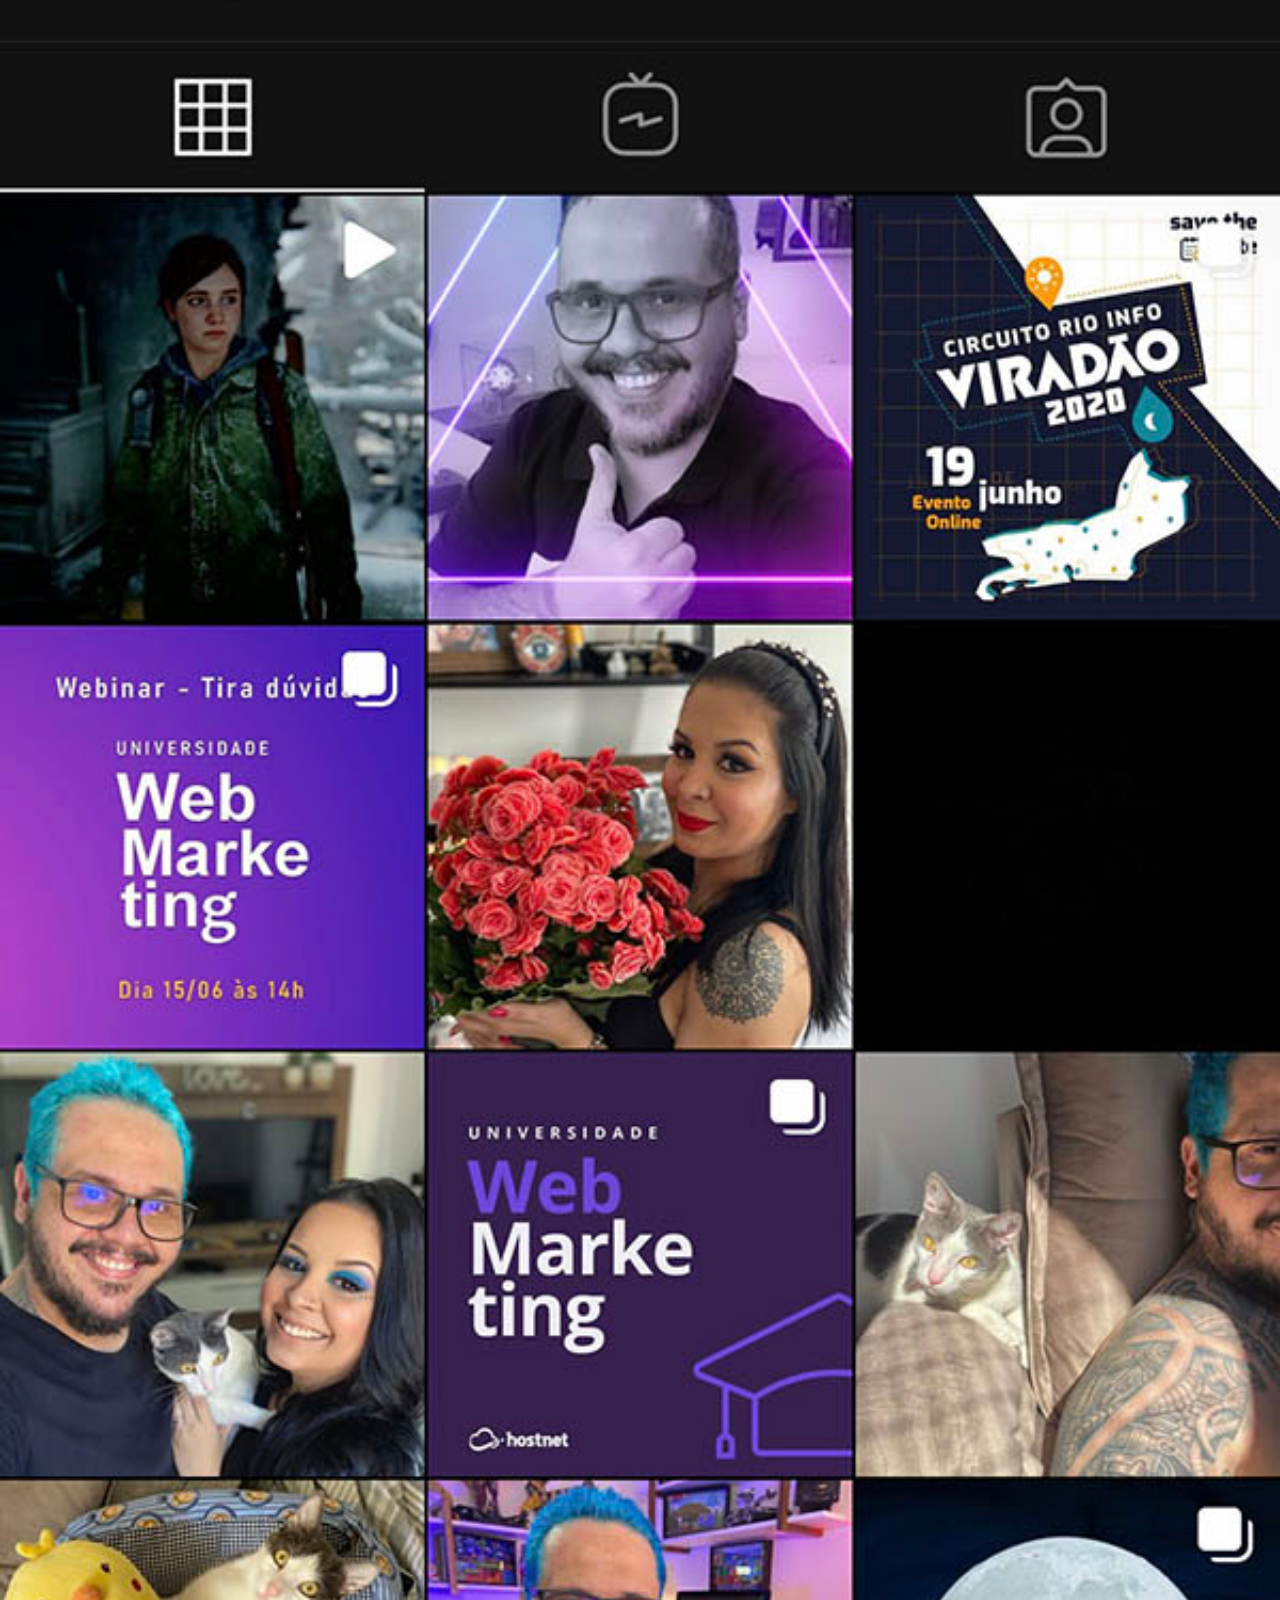
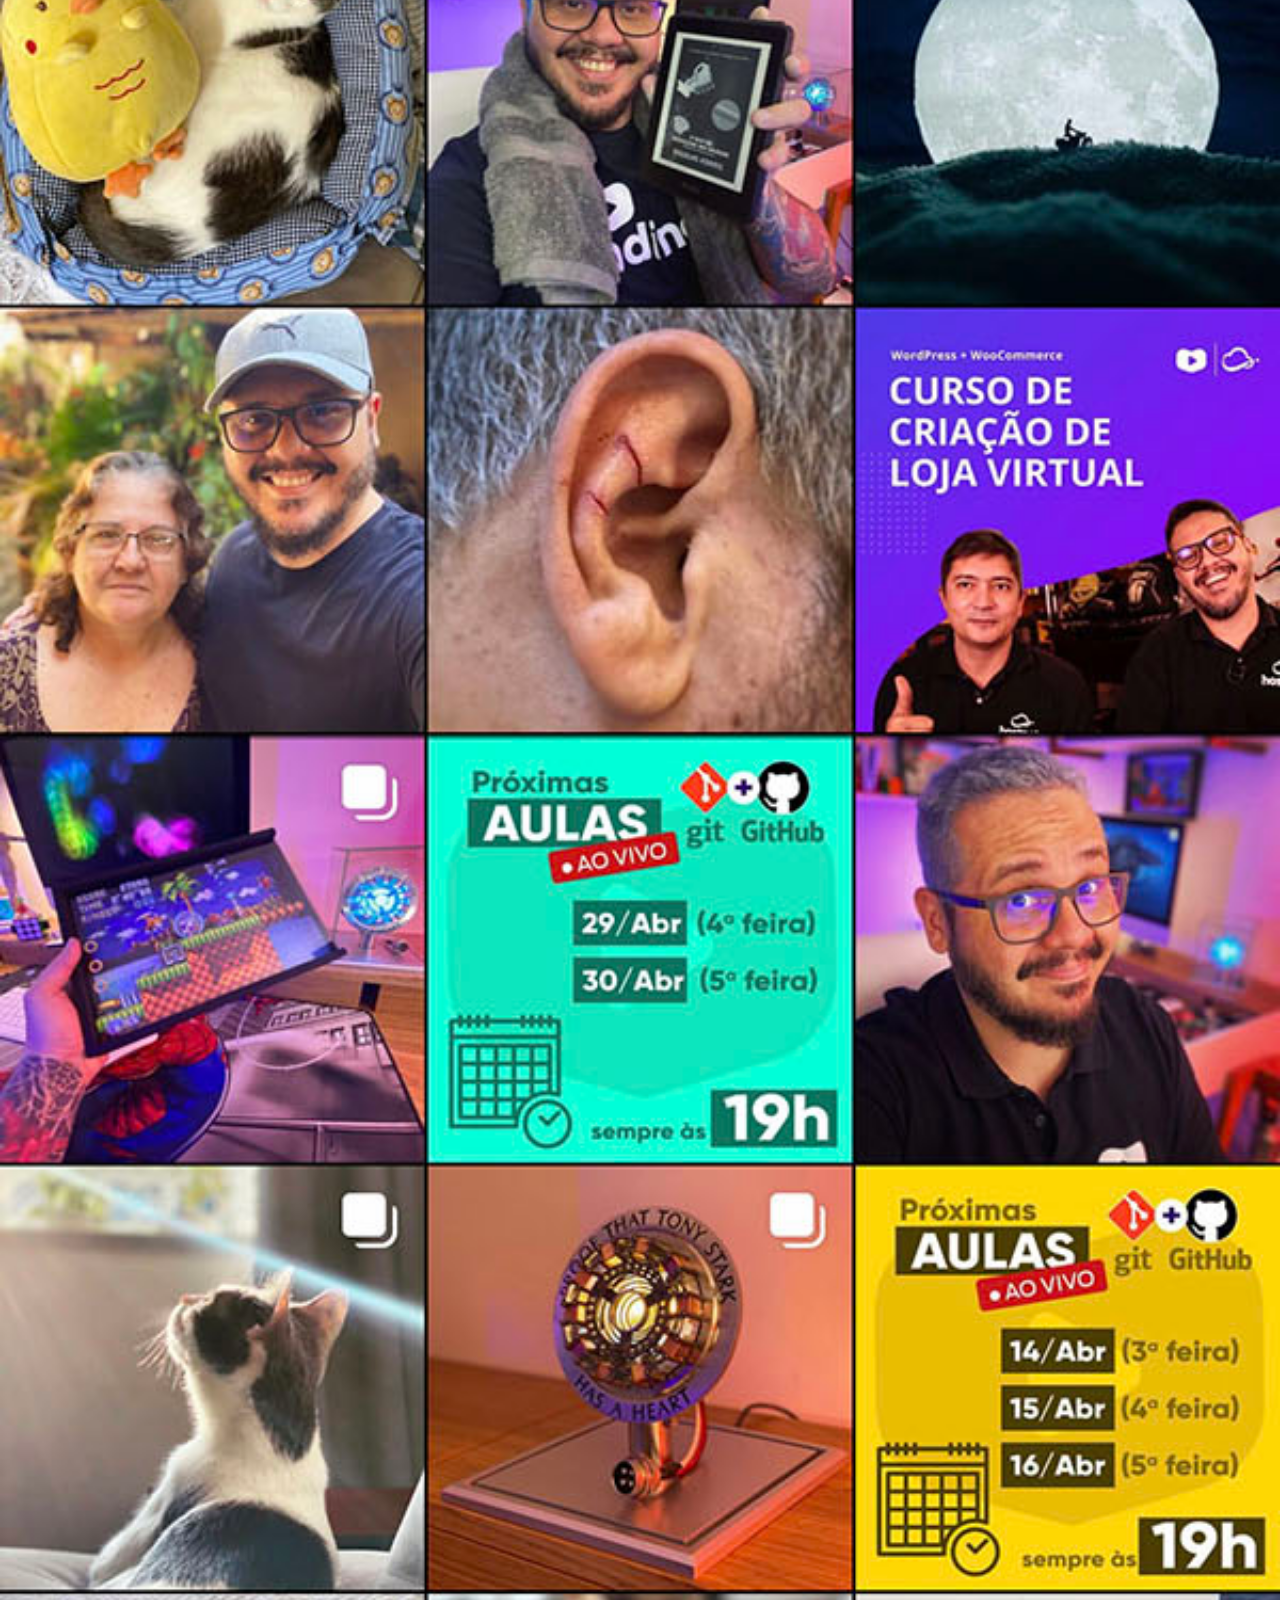
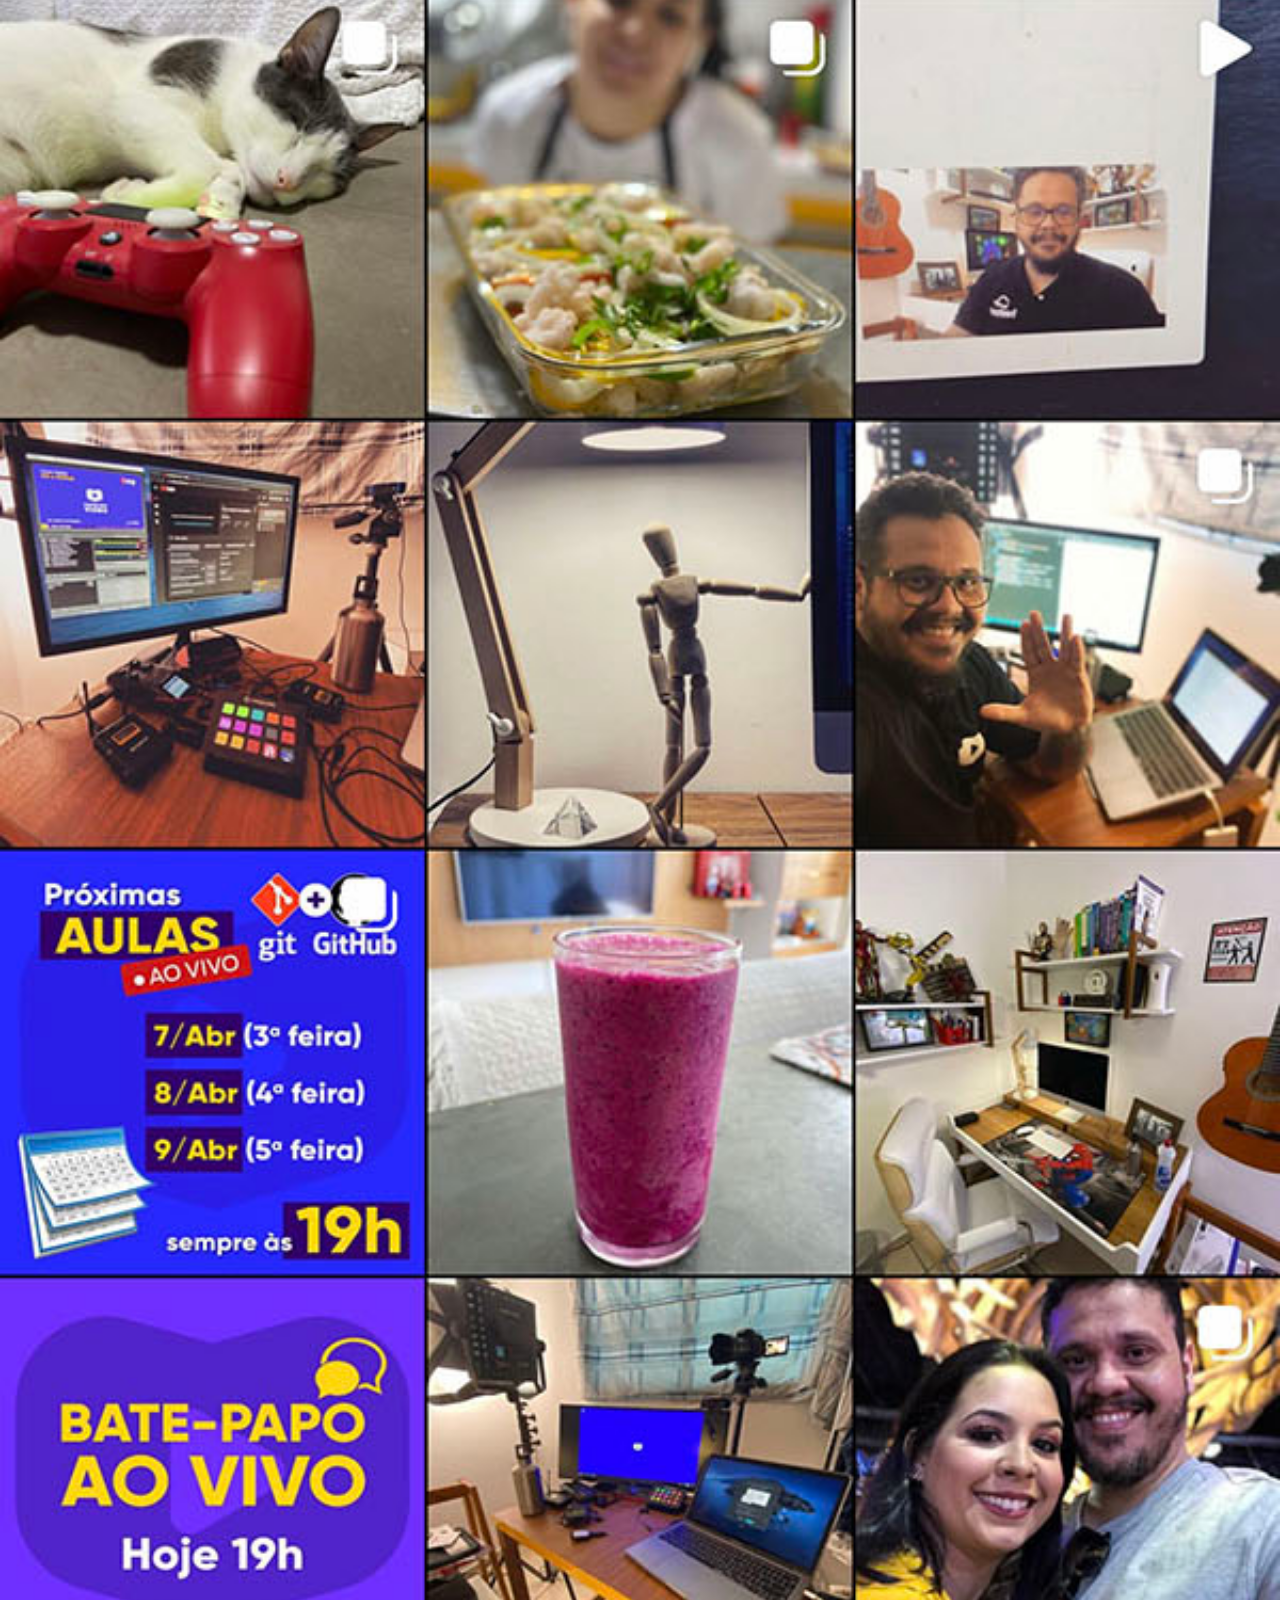
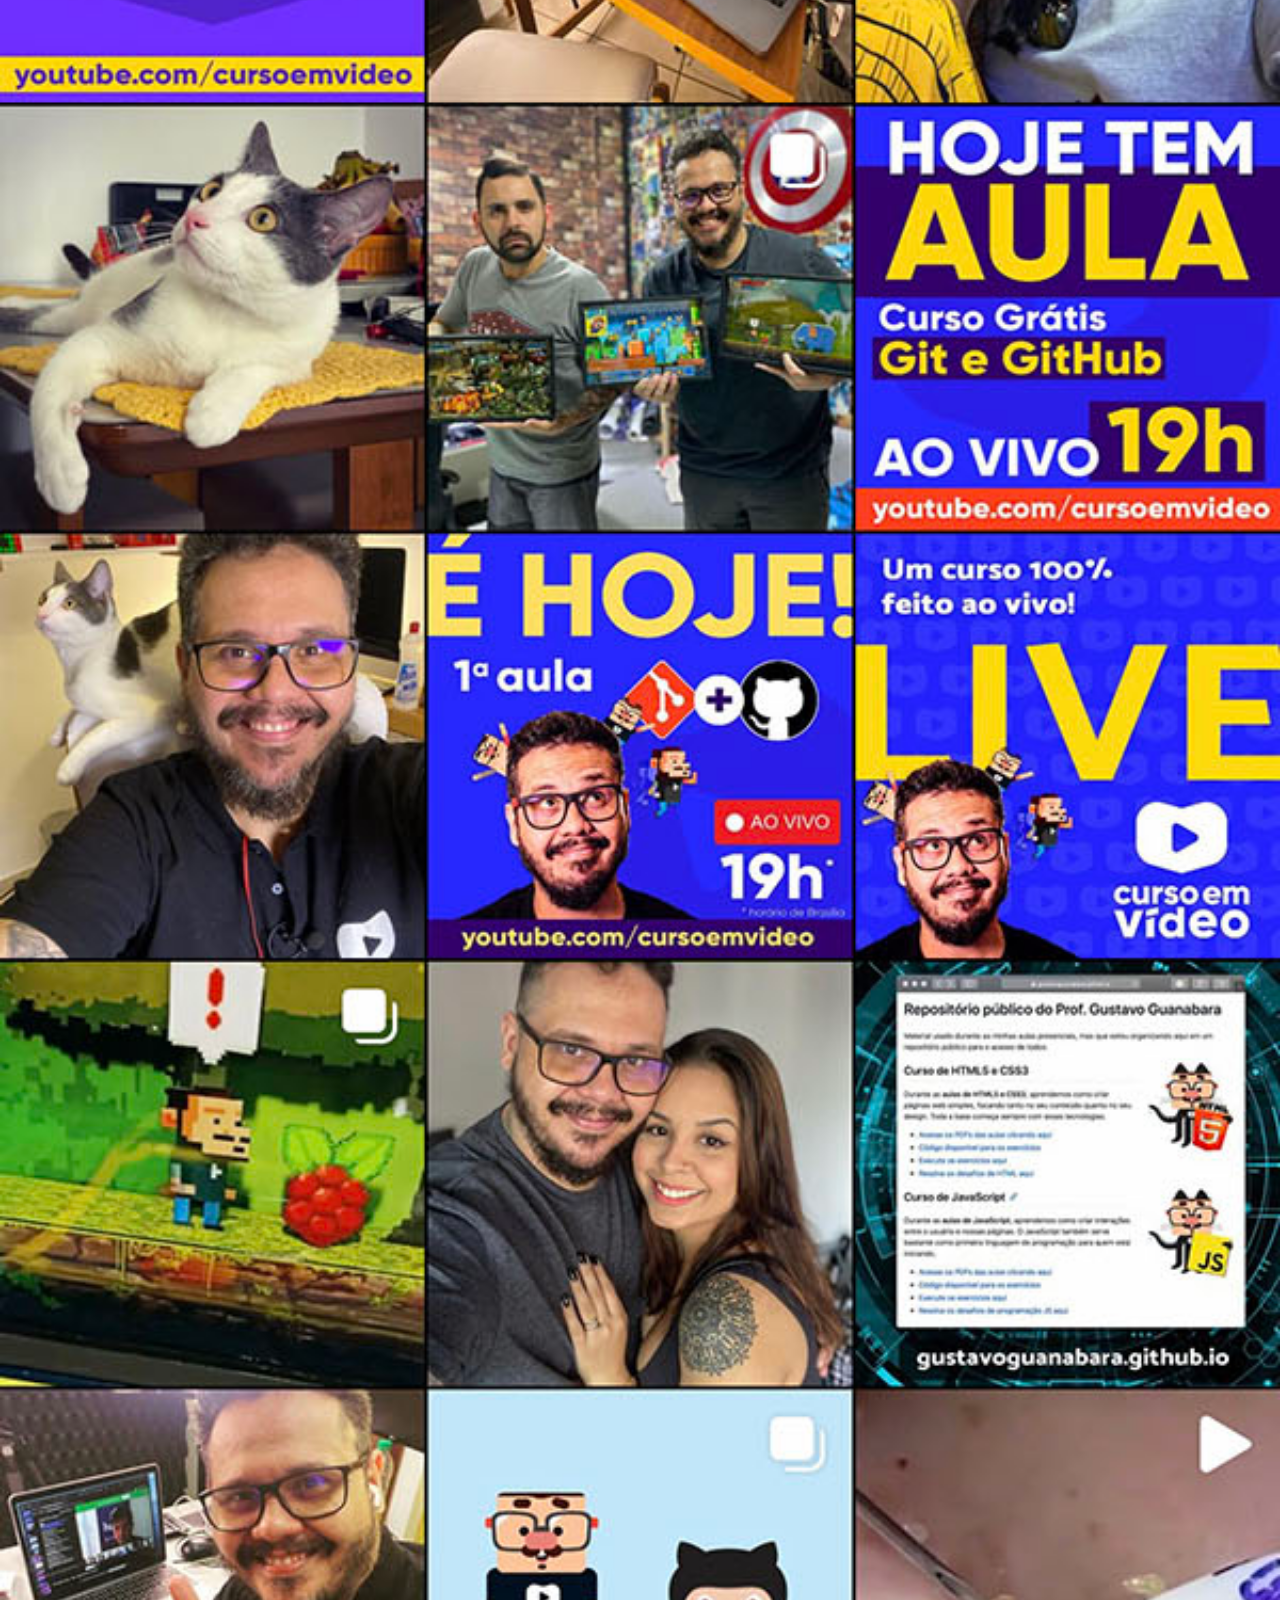
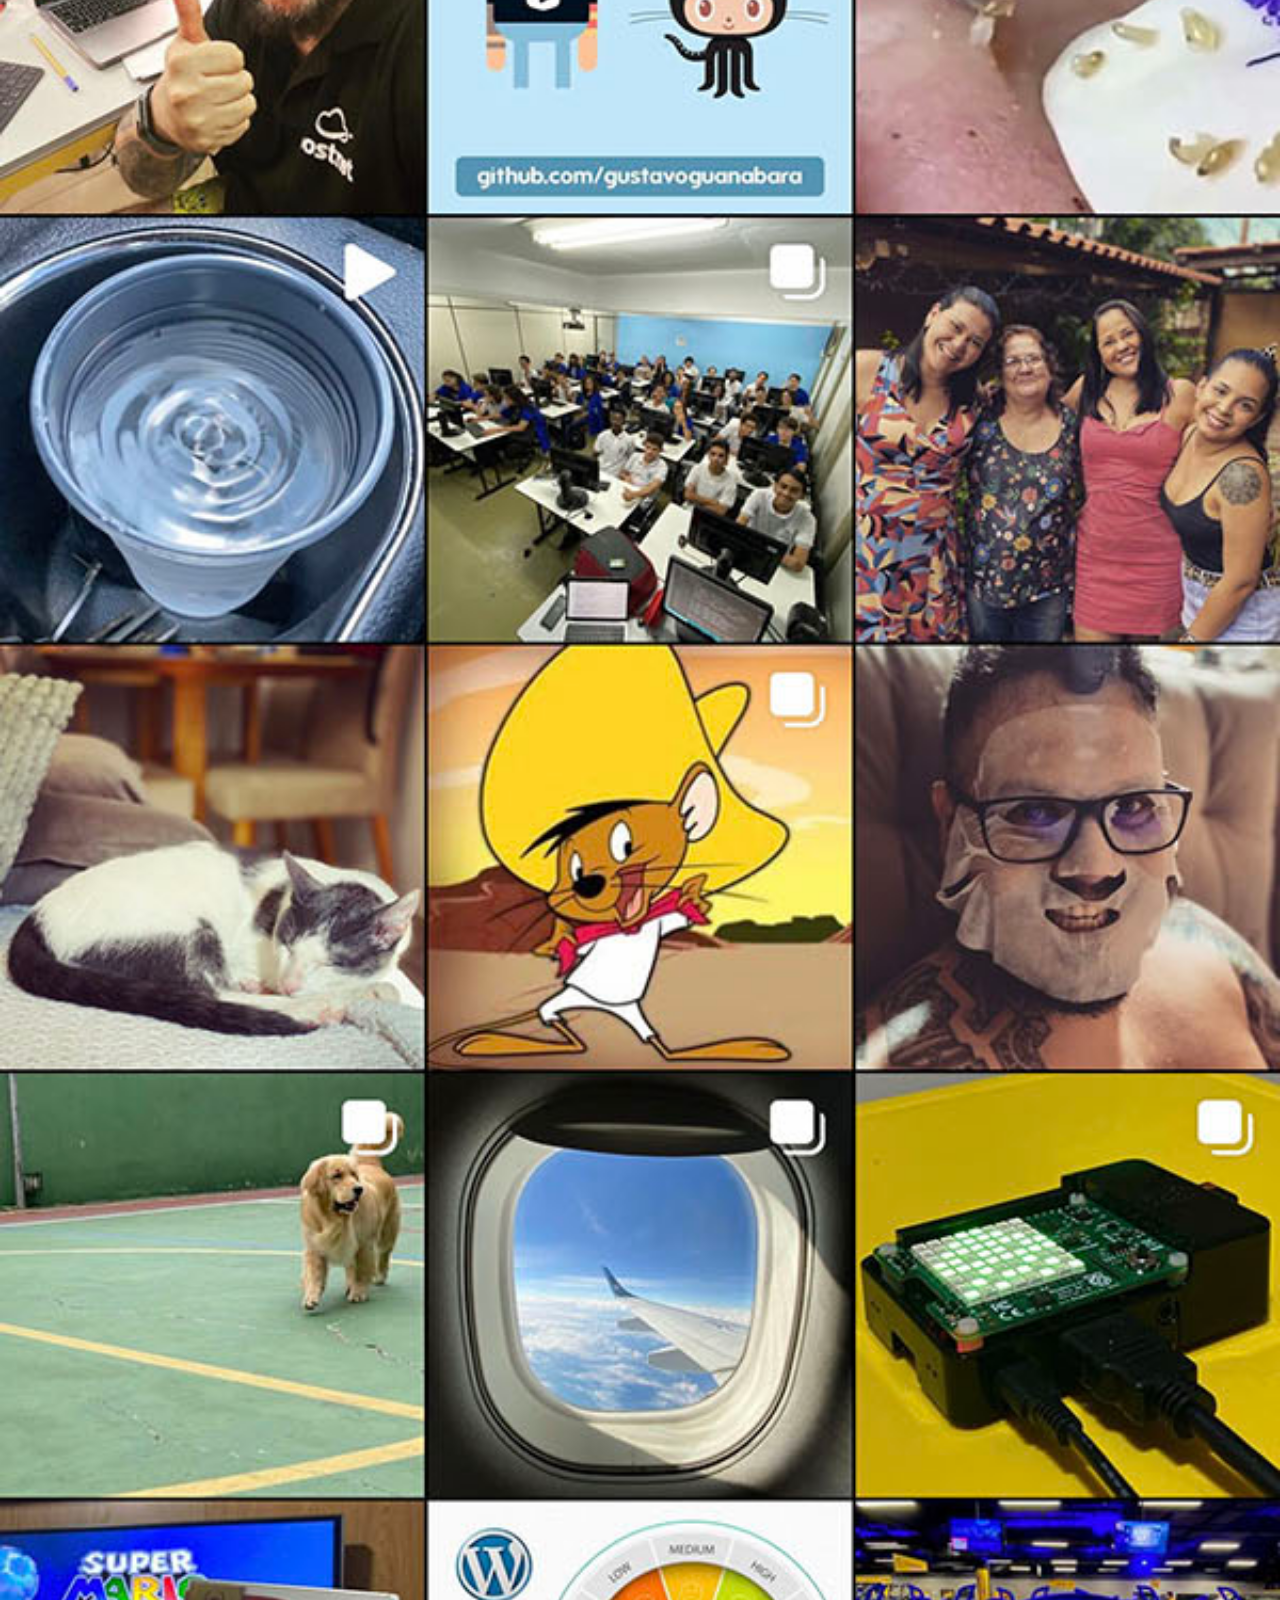
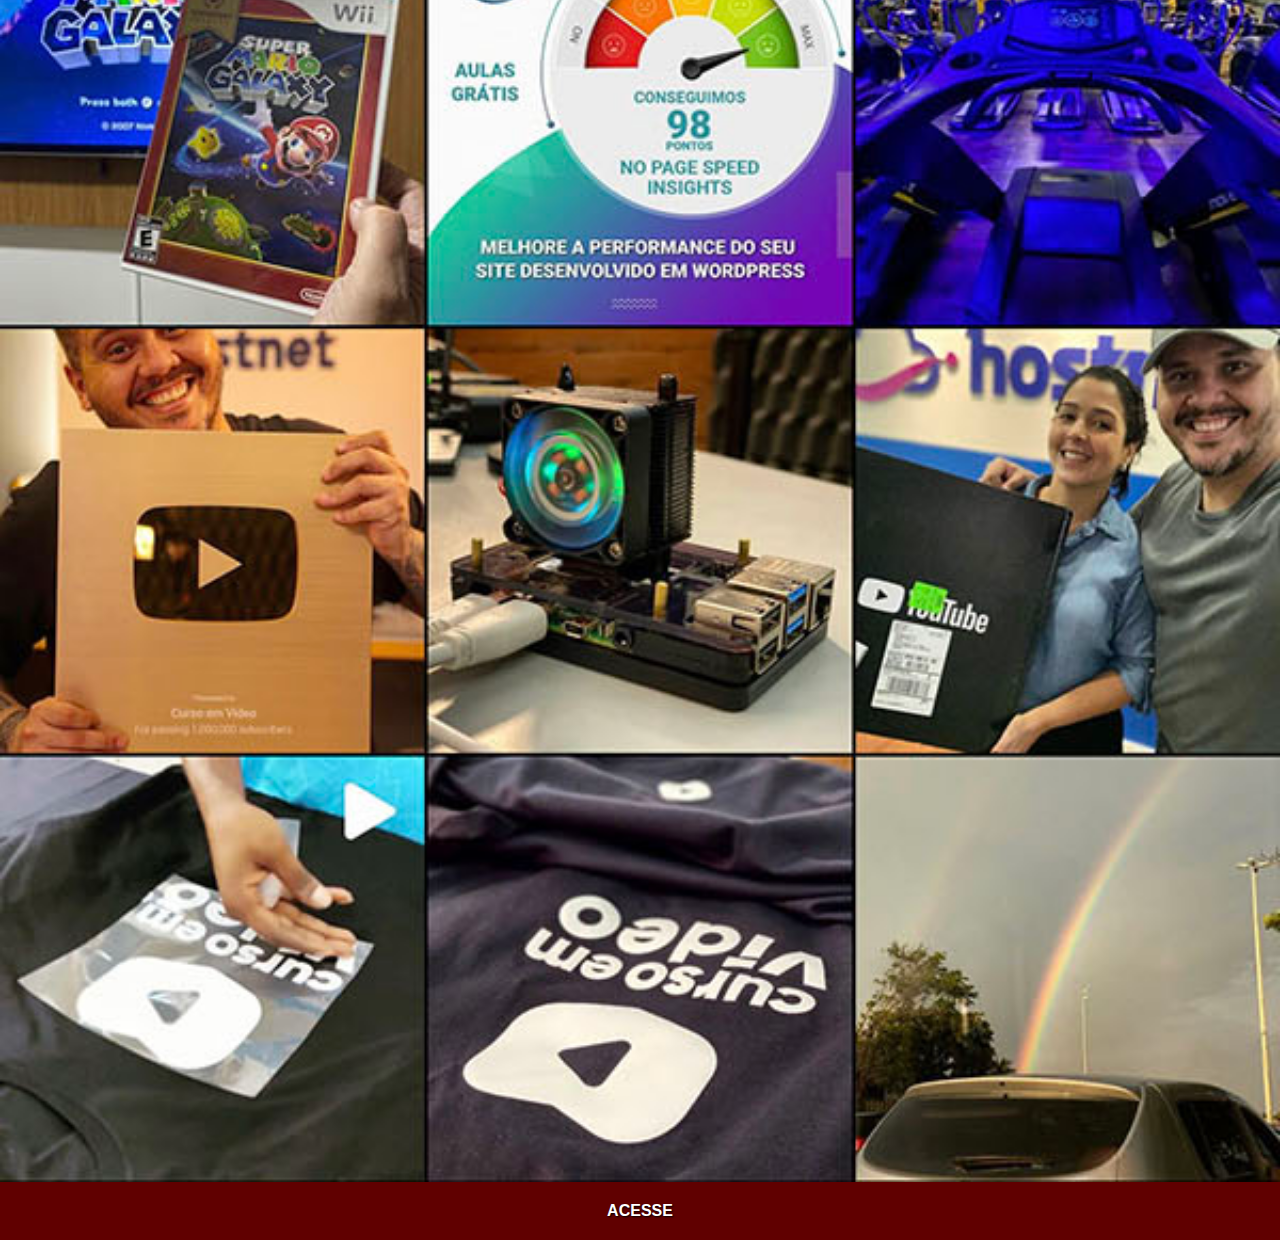
<file: instagram.html>
<!DOCTYPE html>
<html lang="pt-br">
<head>
    <meta charset="UTF-8">
    <meta http-equiv="X-UA-Compatible" content="IE=edge">
    <meta name="viewport" content="width=device-width, initial-scale=1.0">
    <title>Instagram</title>
    <link rel="stylesheet" href="estilos/social.css">
</head>
<body>
    <img src="imagens/tela-instagram.jpg" alt="Instagram">
    <a href="https://www.instagram.com/gustavoguanabara/" target="_blank">ACESSE</a>
</body>
</html>
</file>
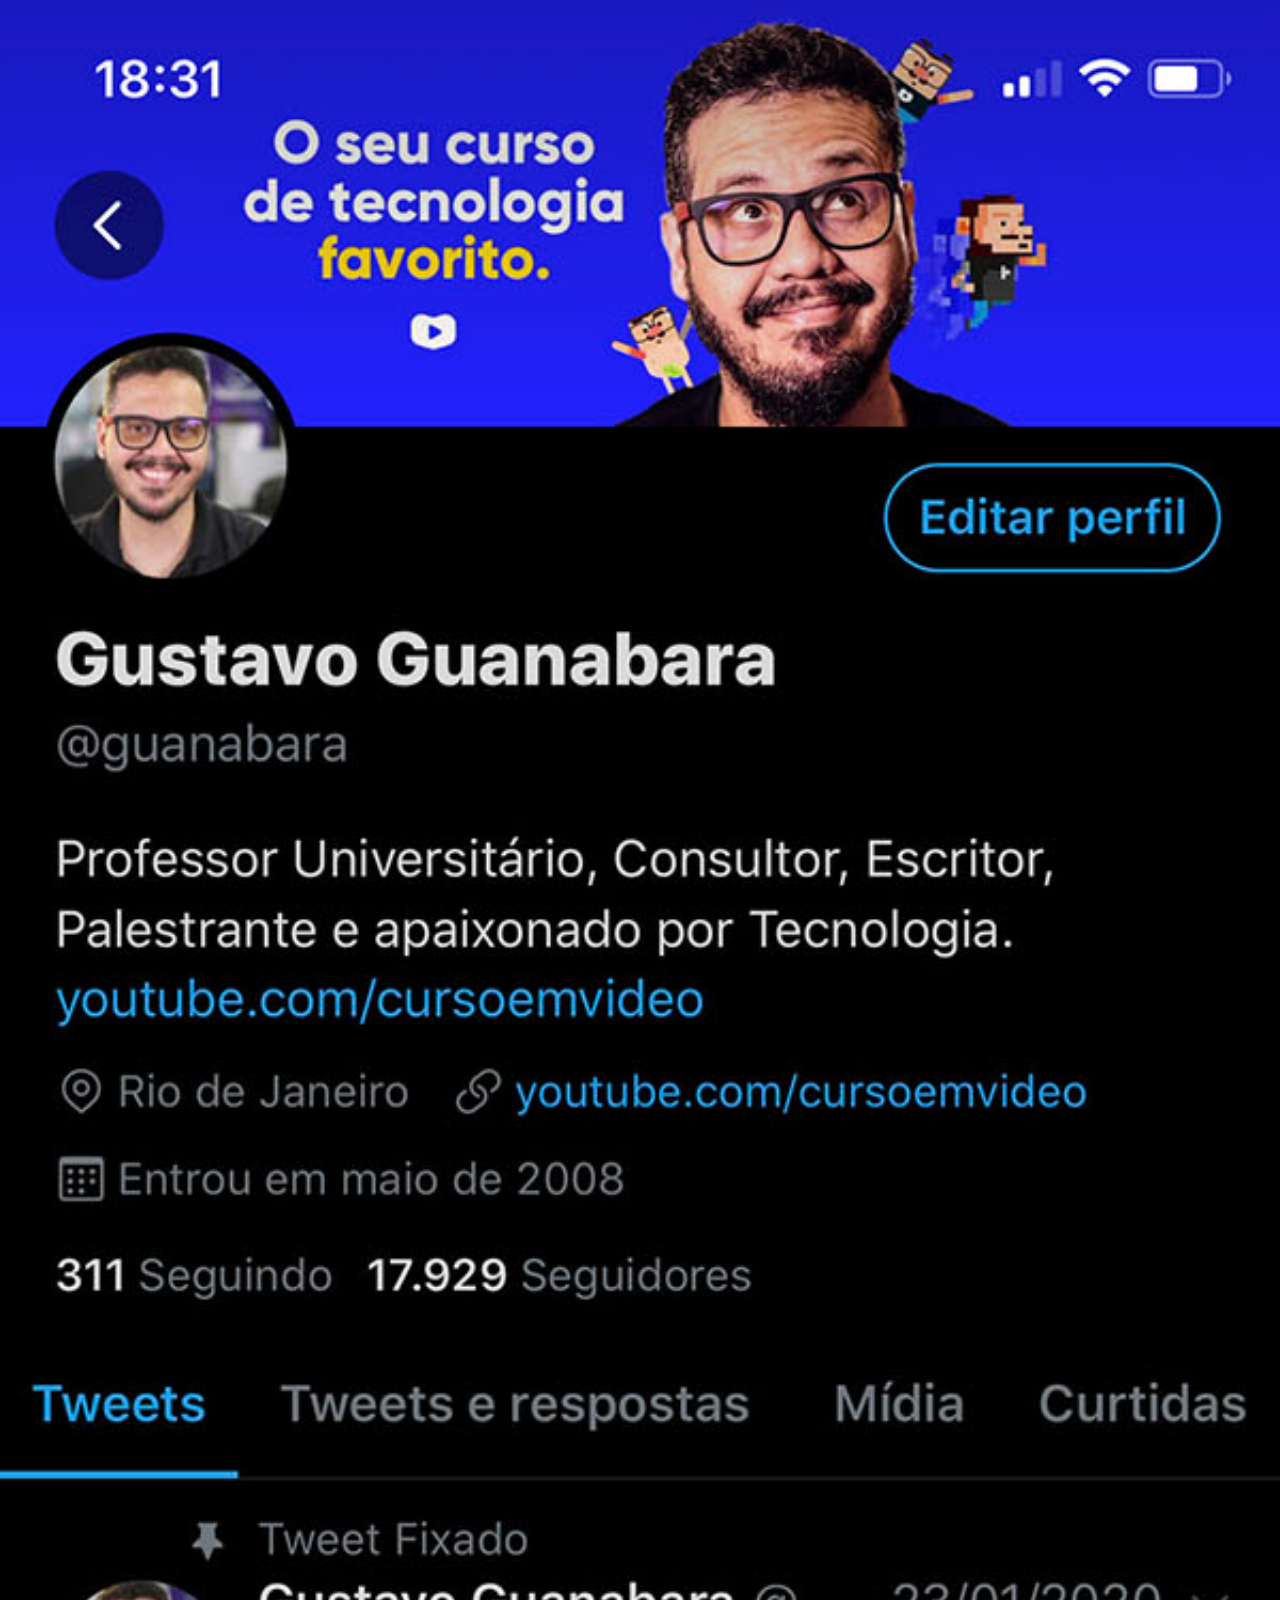
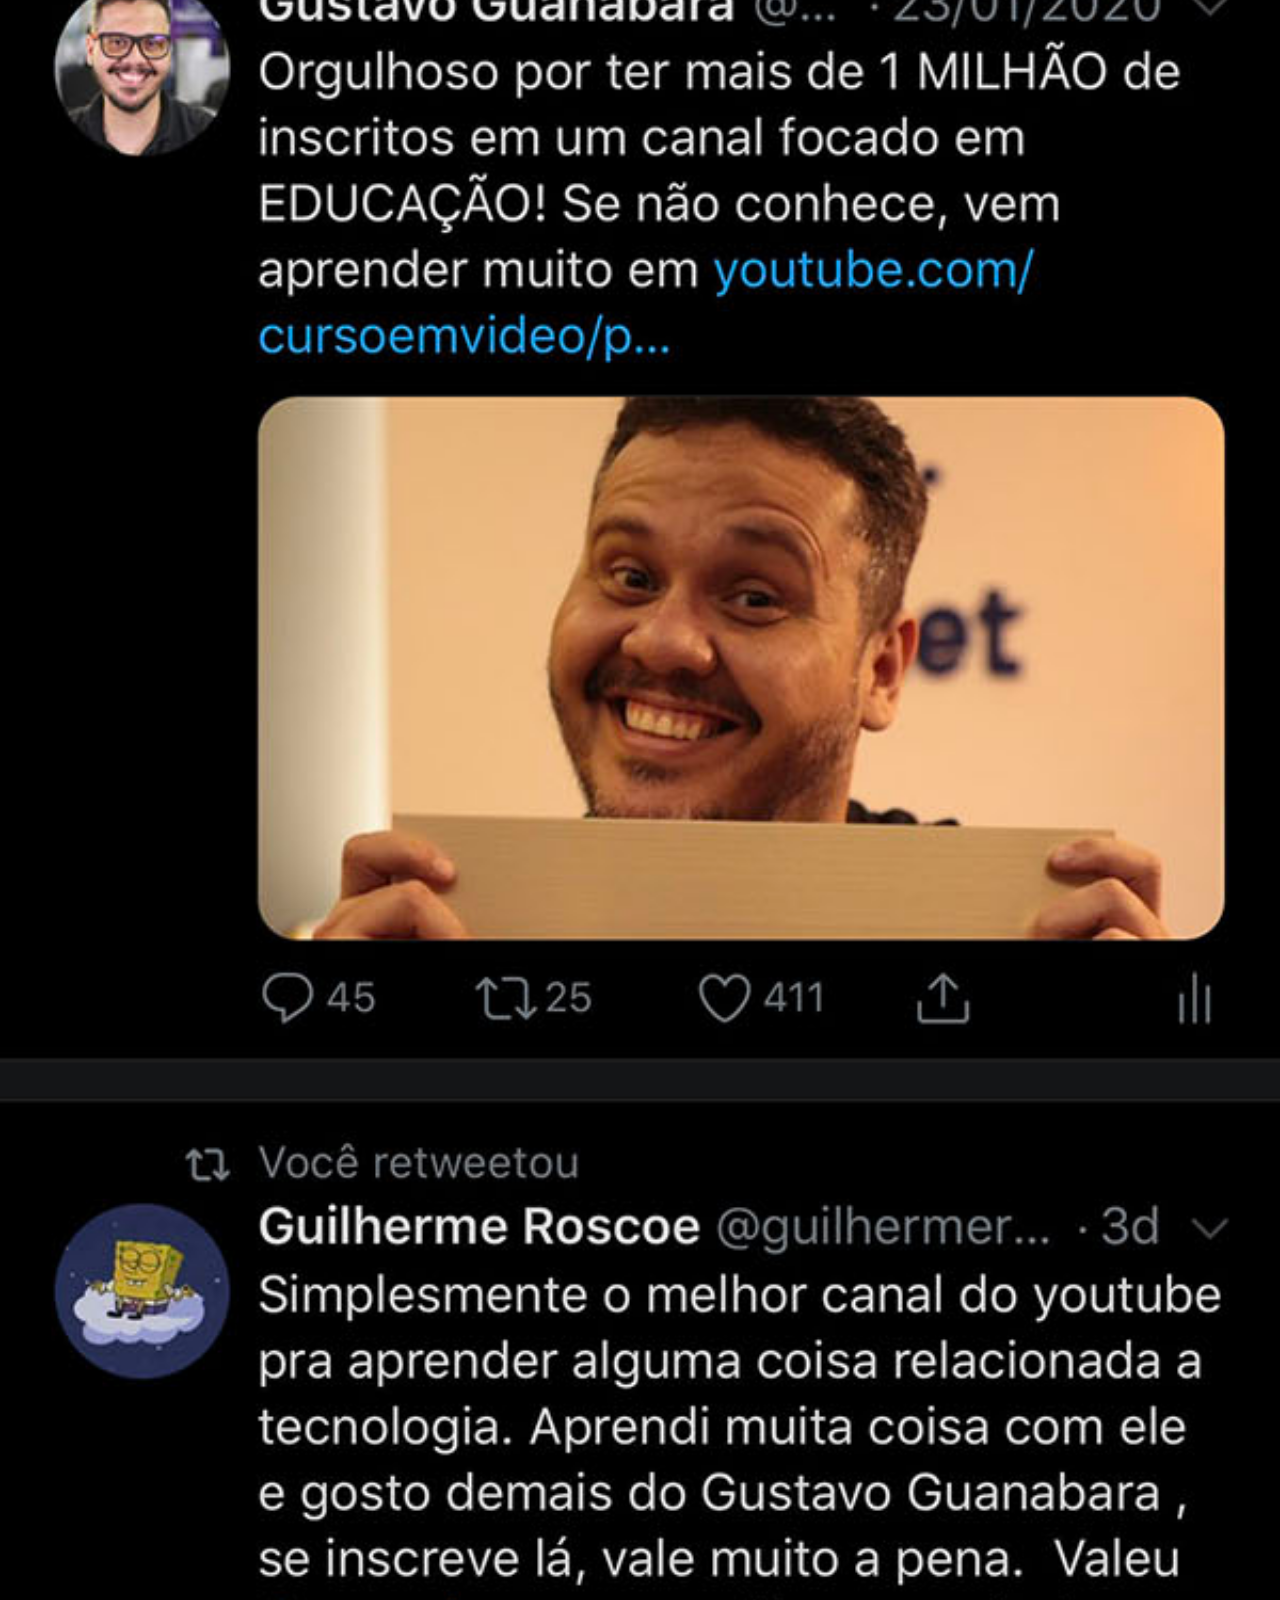
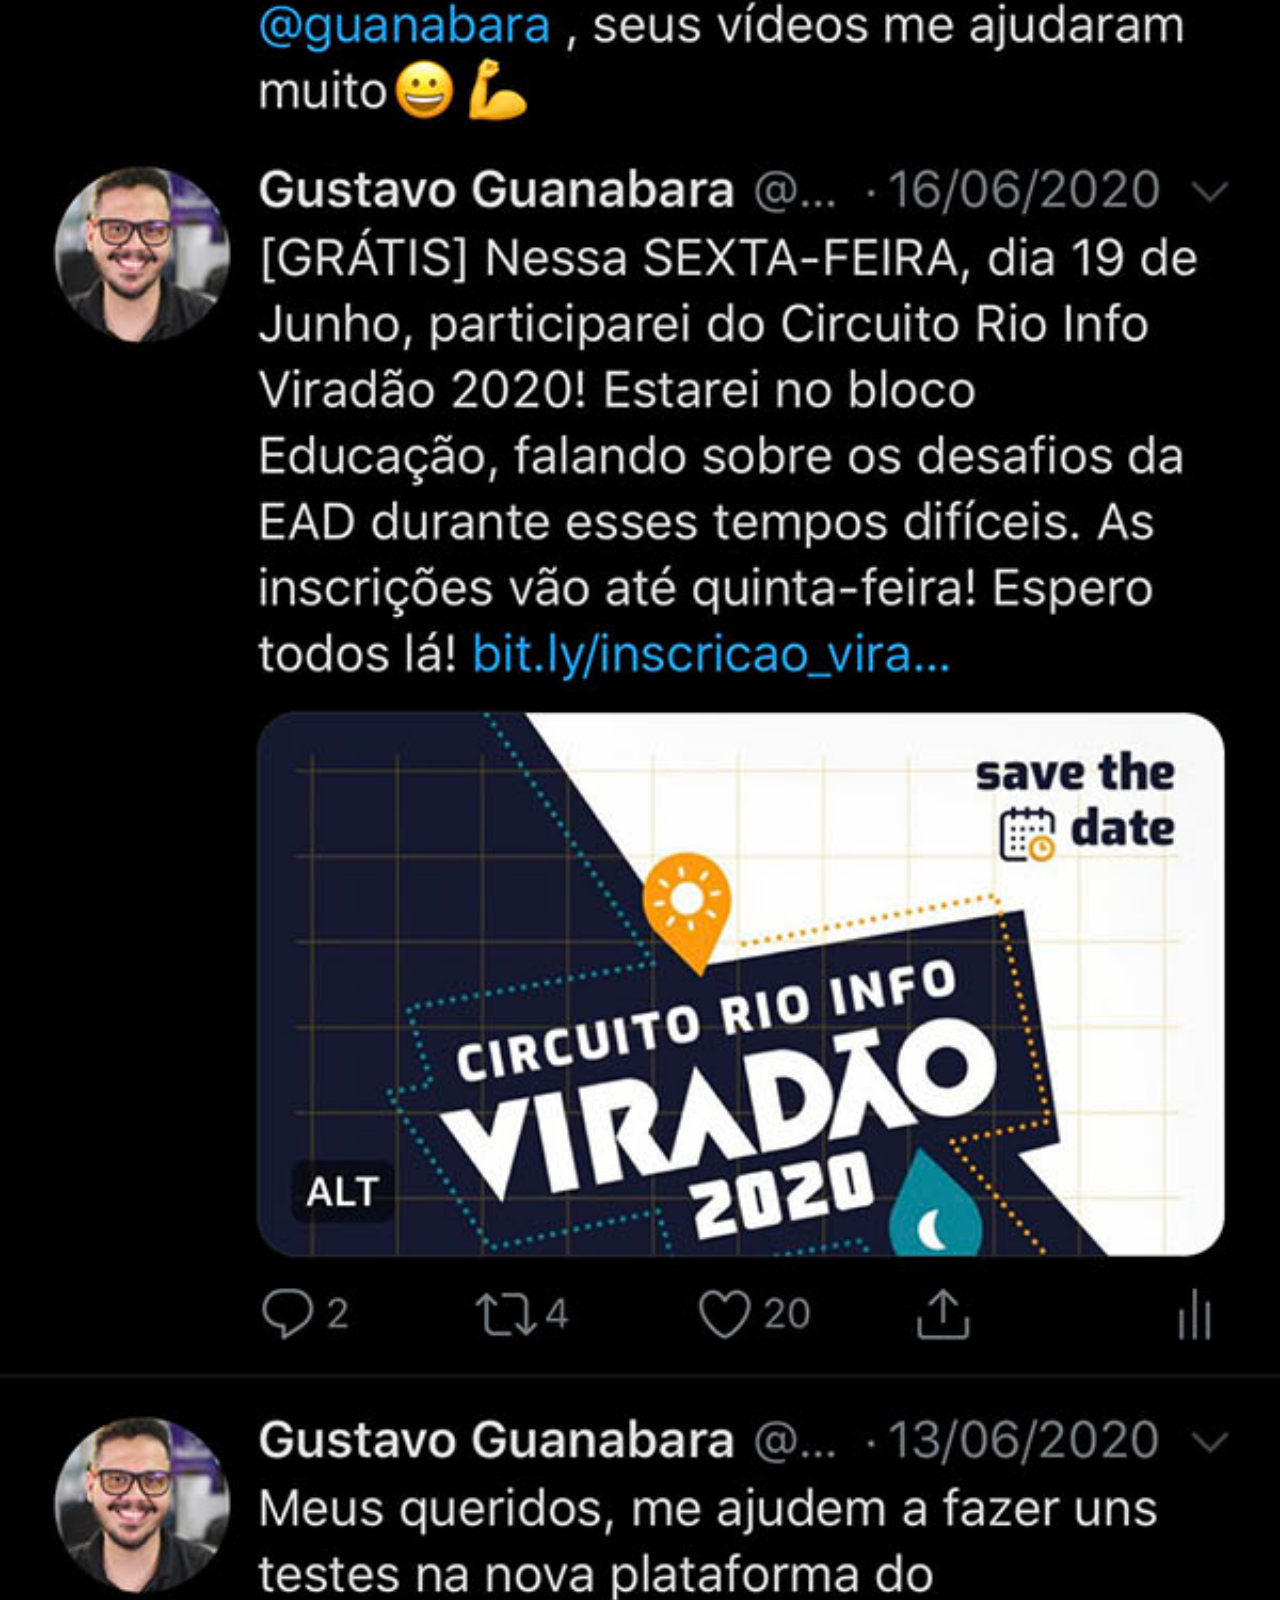
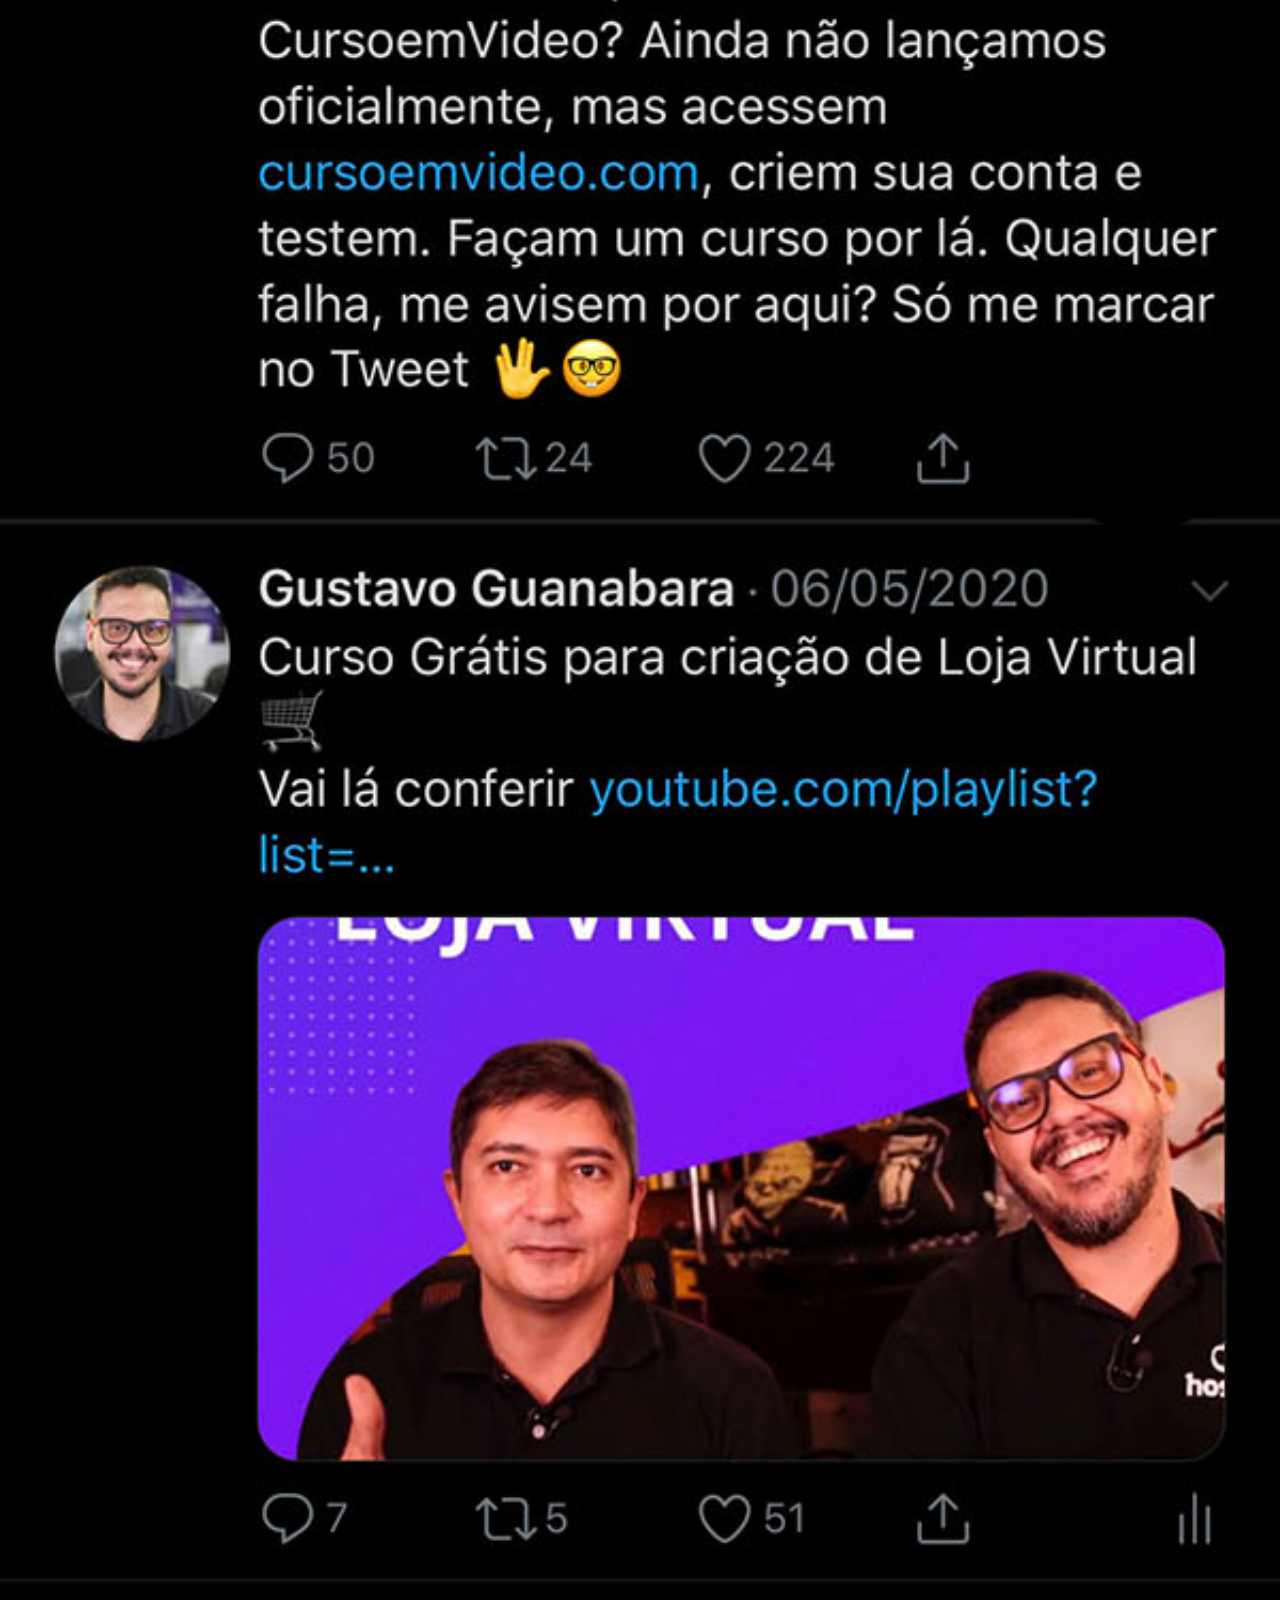
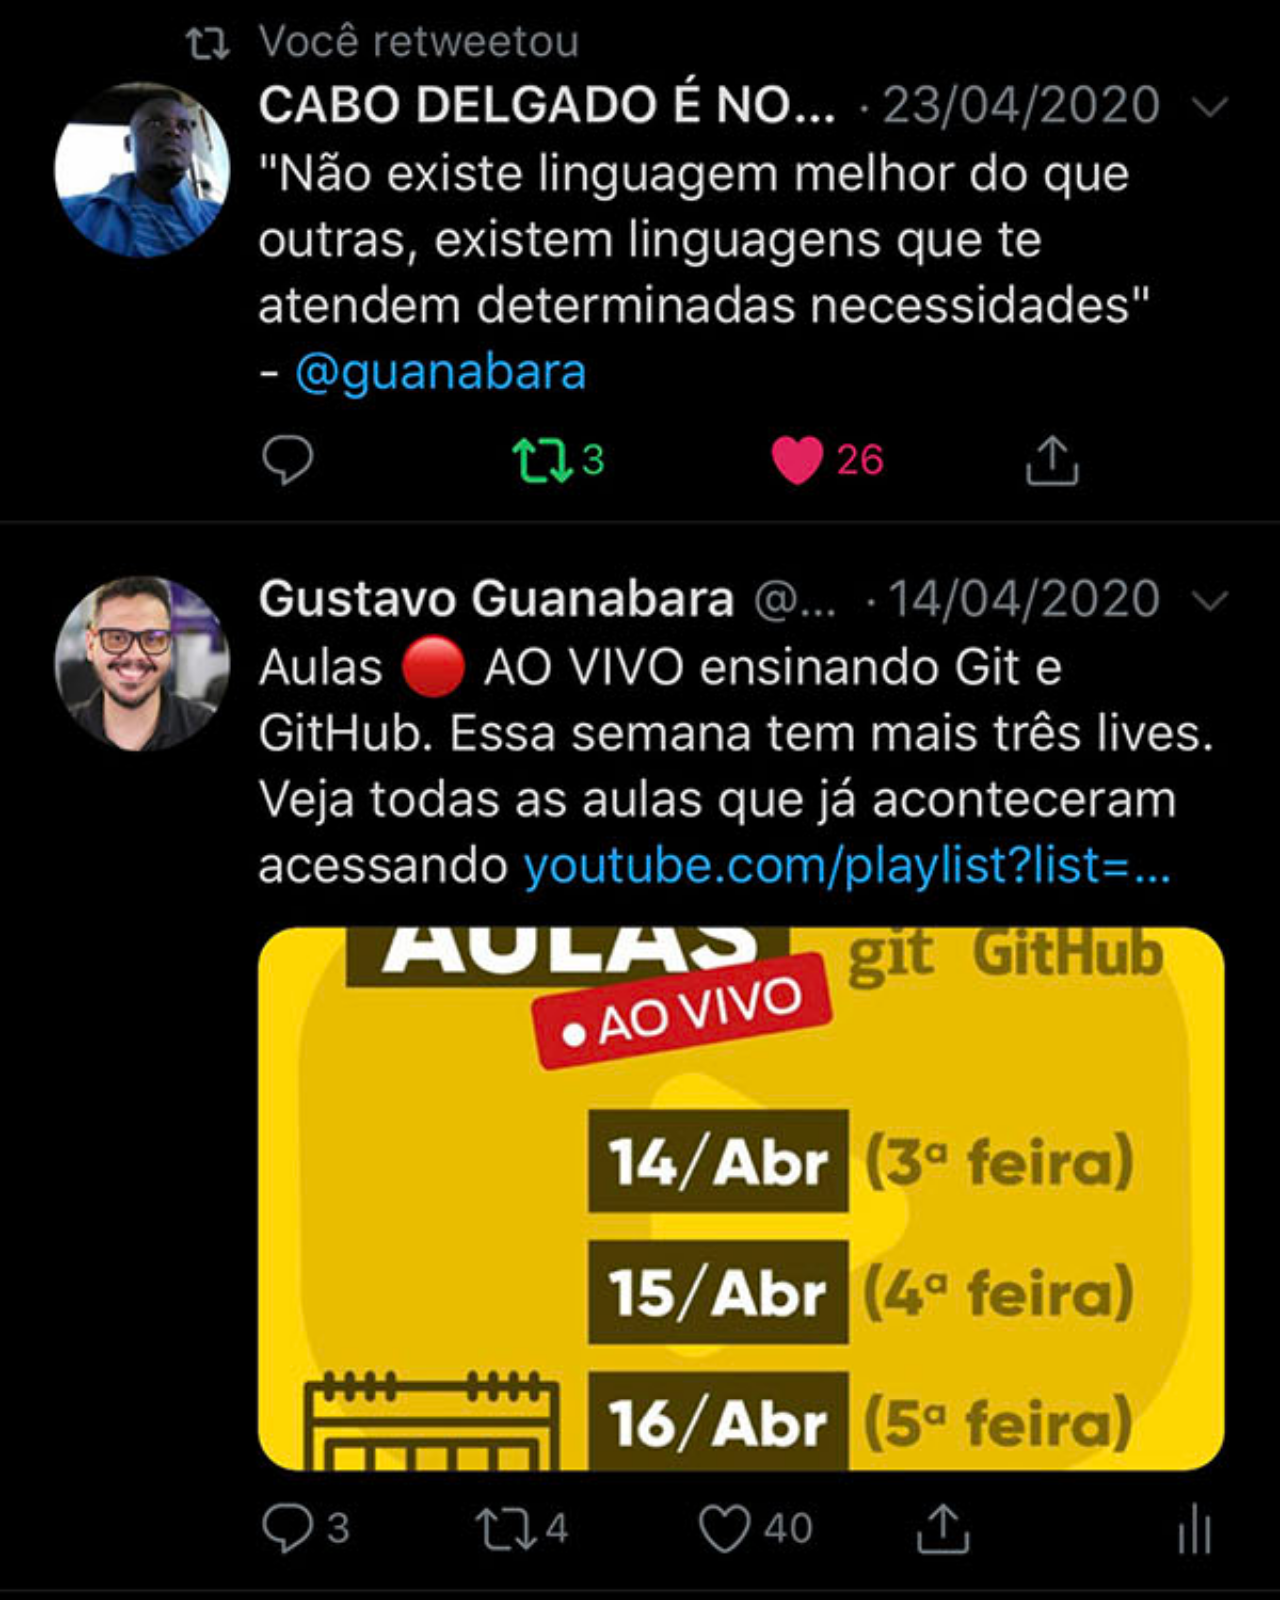
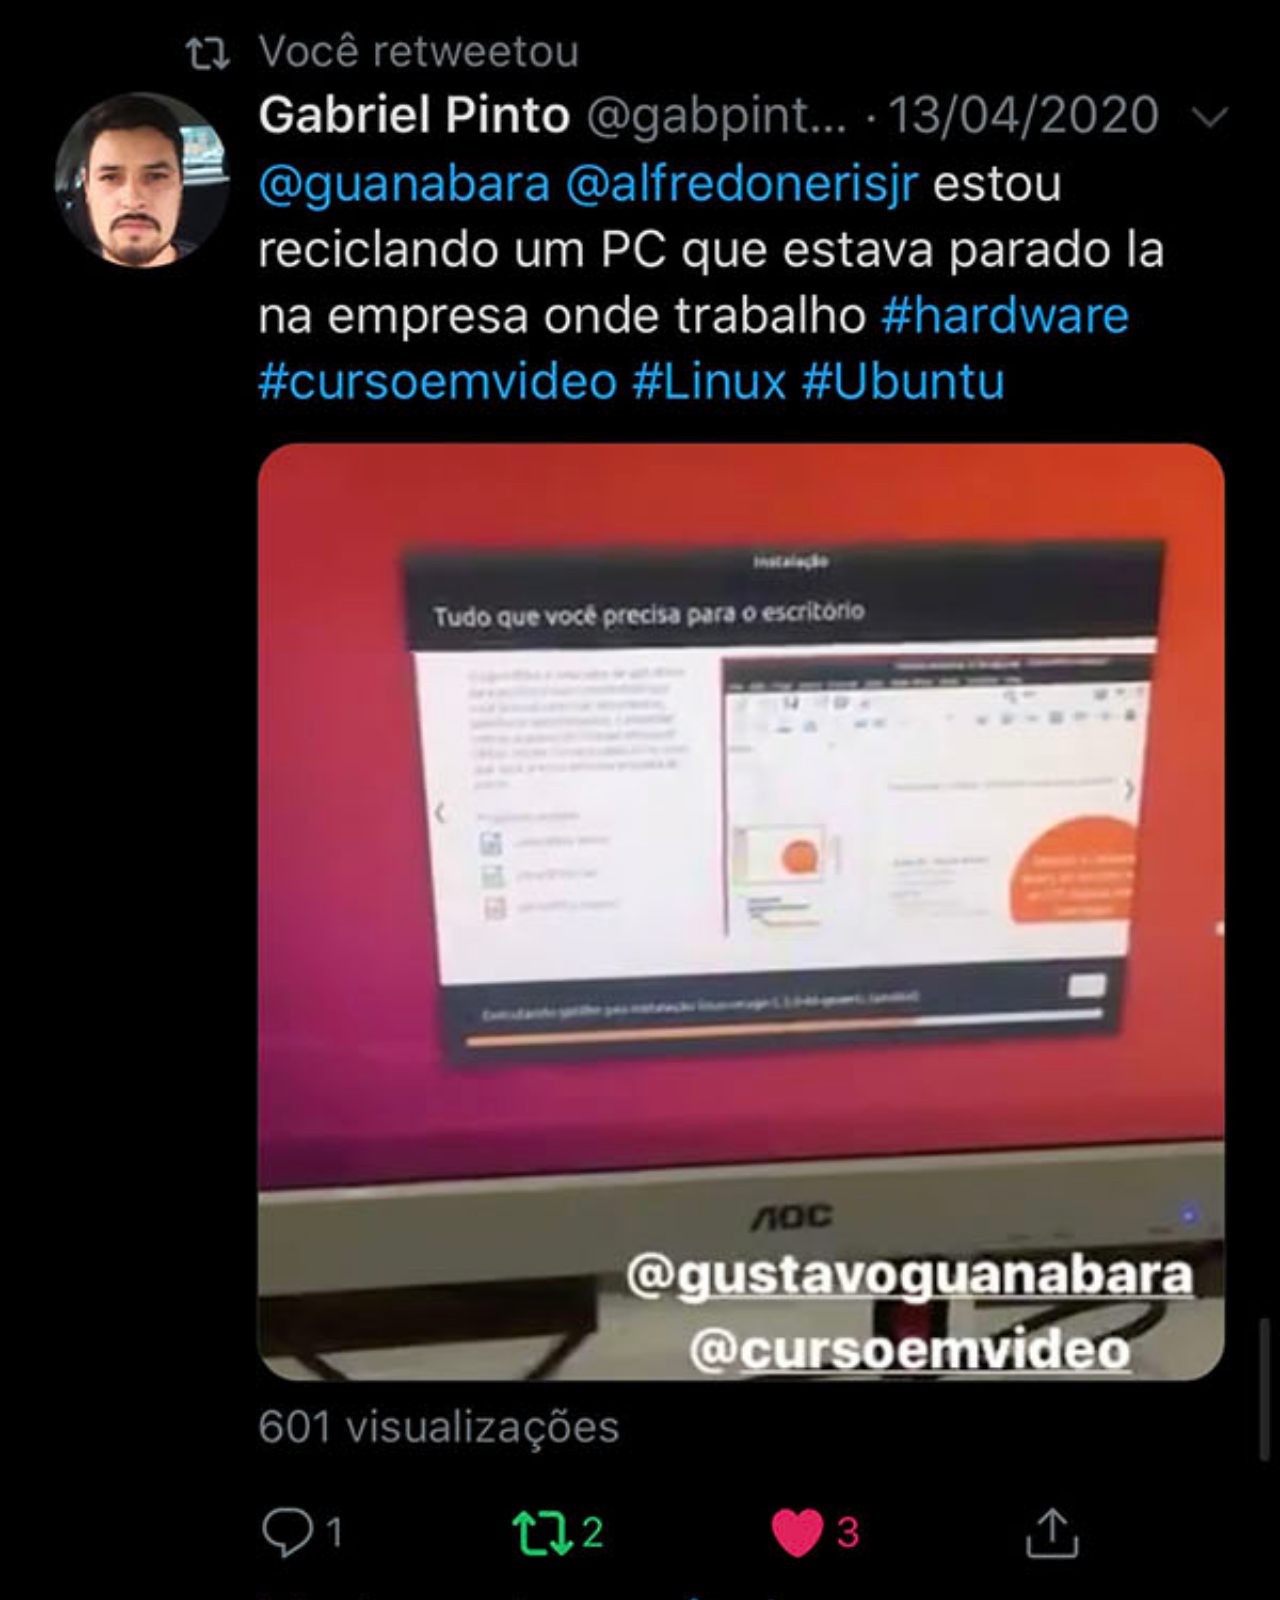
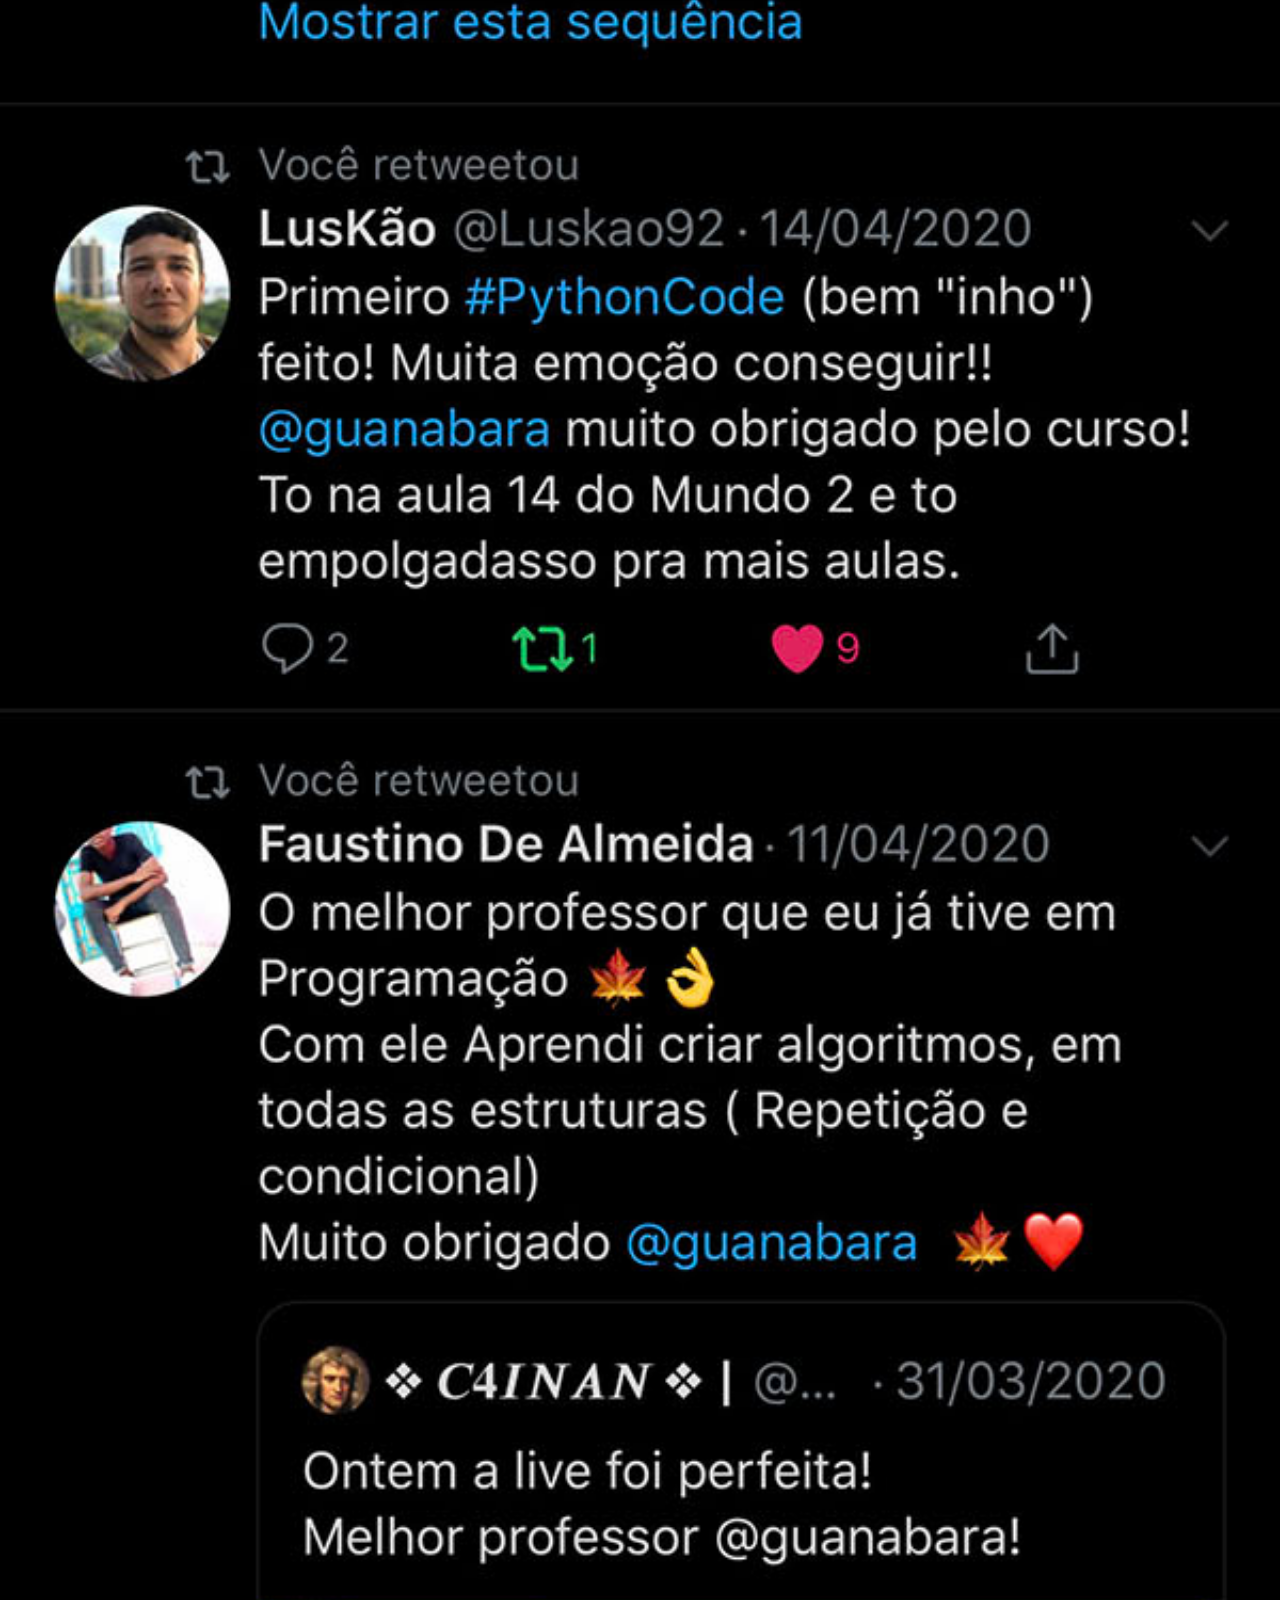
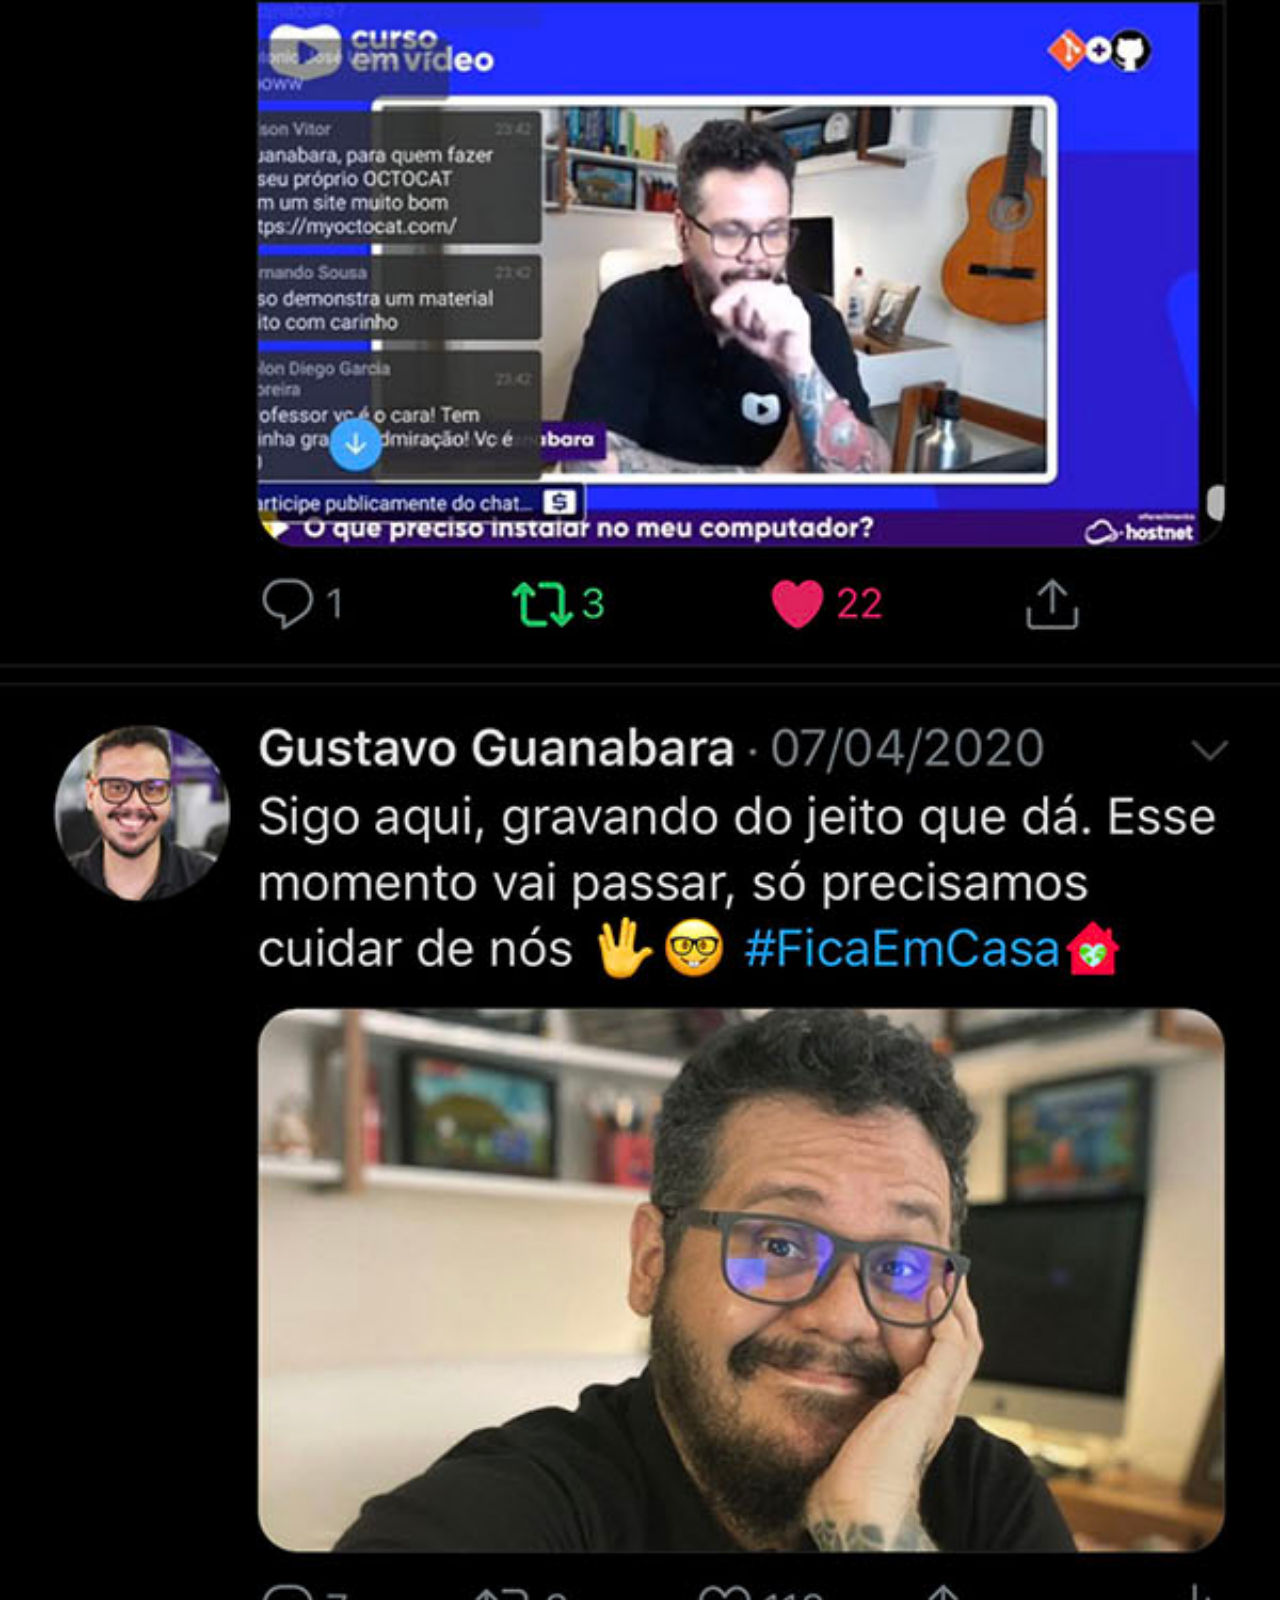
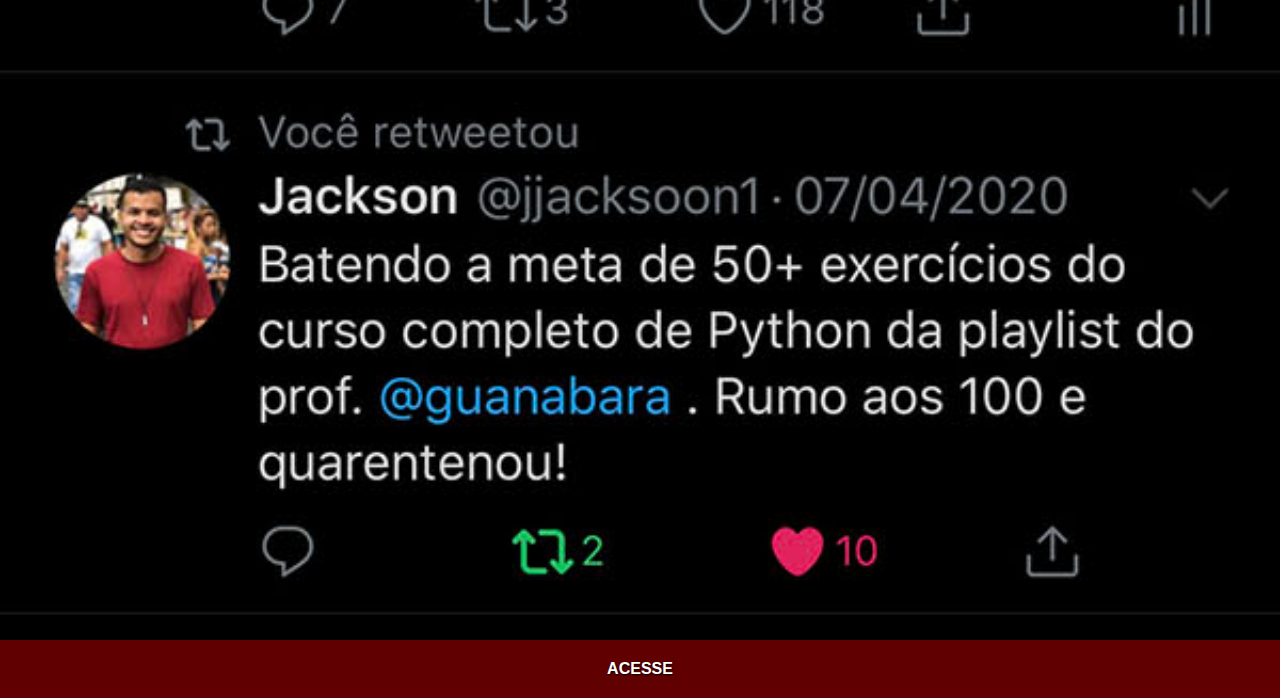
<file: twitter.html>
<!DOCTYPE html>
<html lang="pt-br">
<head>
    <meta charset="UTF-8">
    <meta http-equiv="X-UA-Compatible" content="IE=edge">
    <meta name="viewport" content="width=device-width, initial-scale=1.0">
    <title>Twitter</title>
    <link rel="stylesheet" href="estilos/social.css">
</head>
<body>
    <img src="imagens/tela-twitter.jpg" alt="Twitter">
    <a href="https://twitter.com/guanabara/" target="_blank">ACESSE</a>
</body>
</html>
</file>
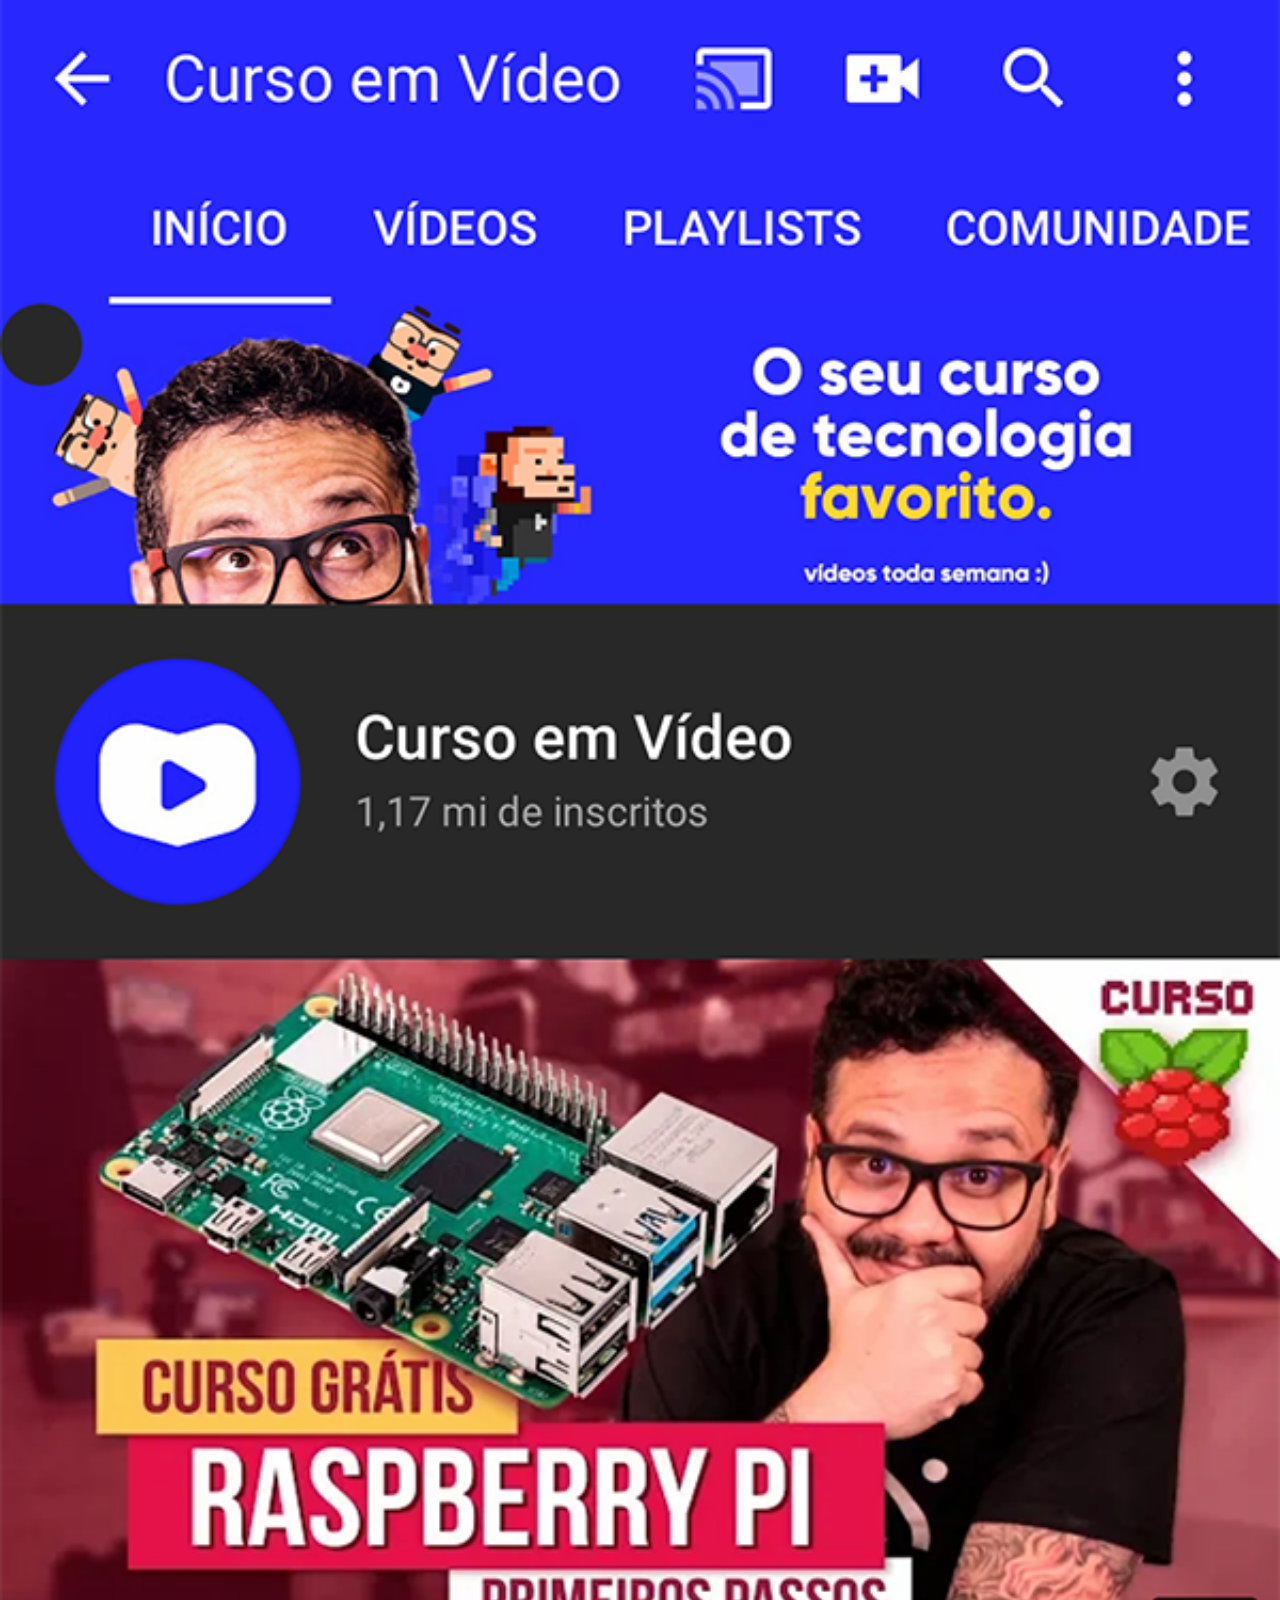
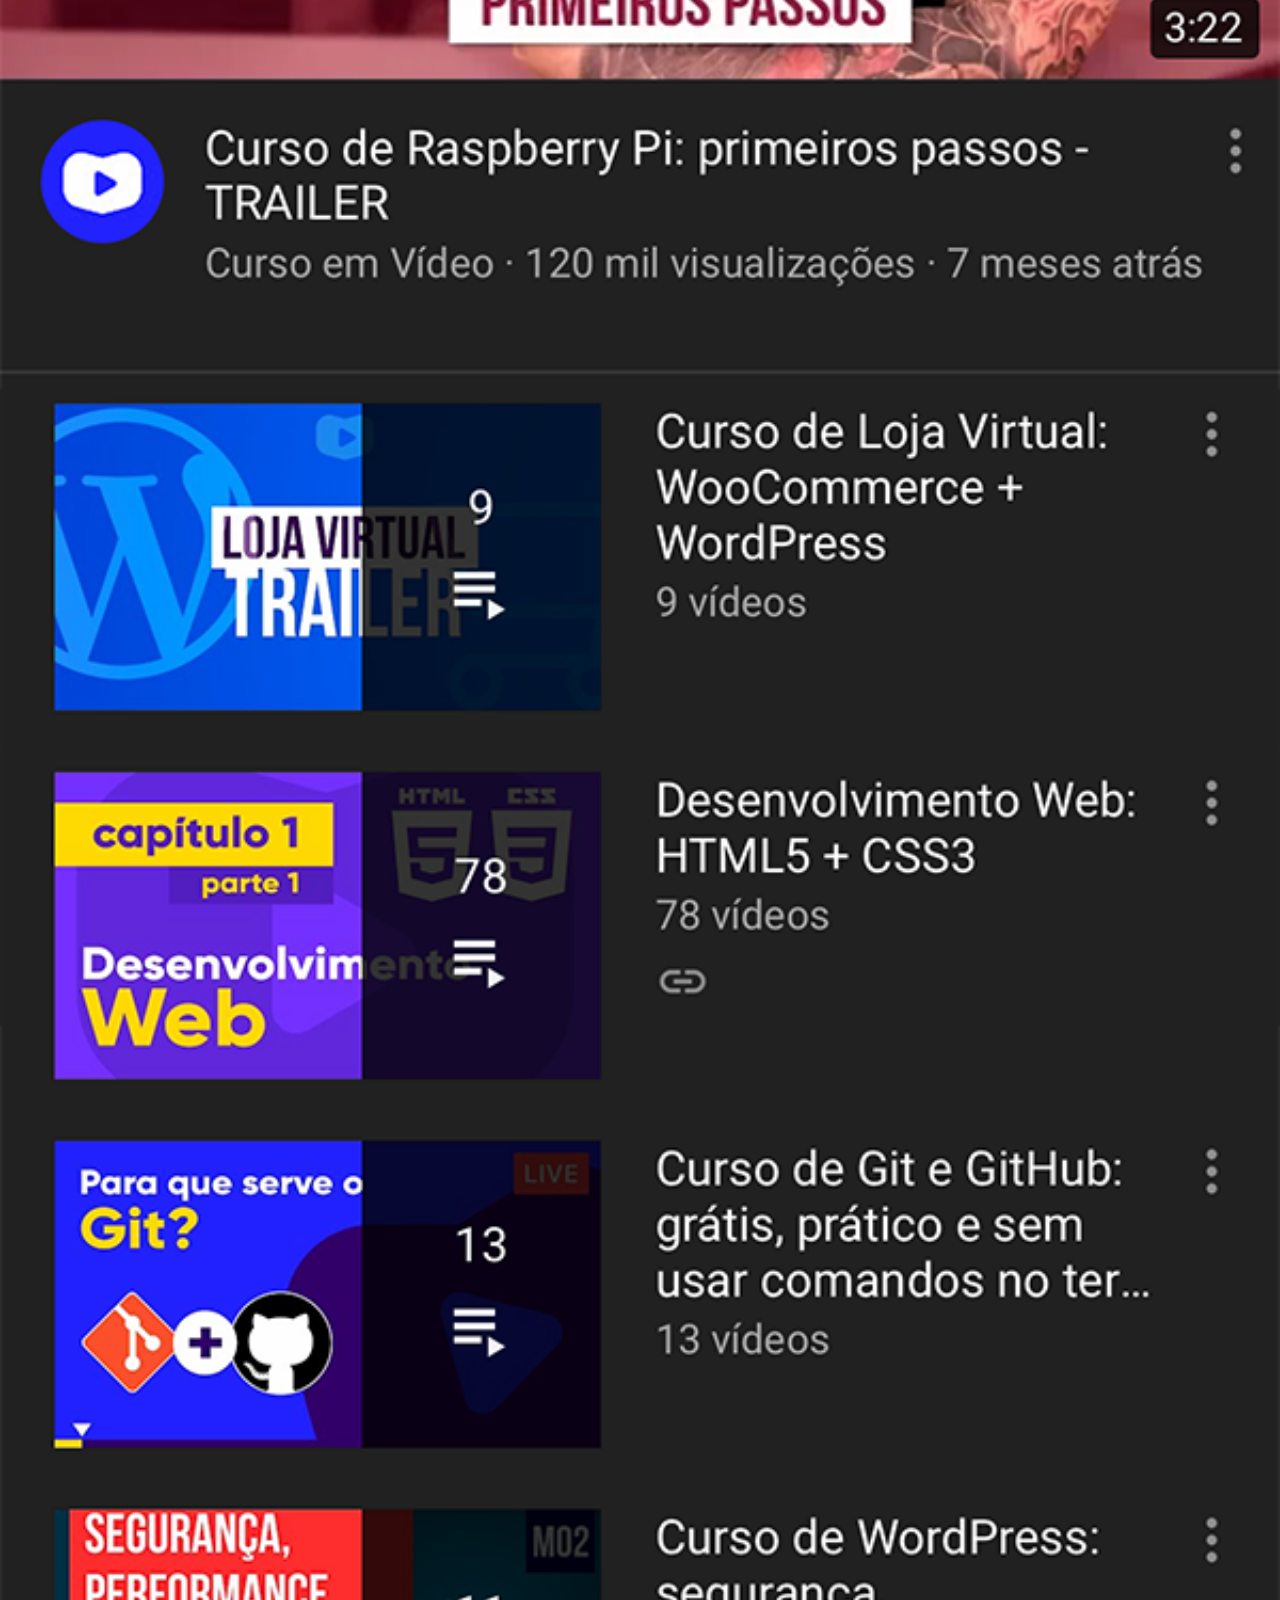
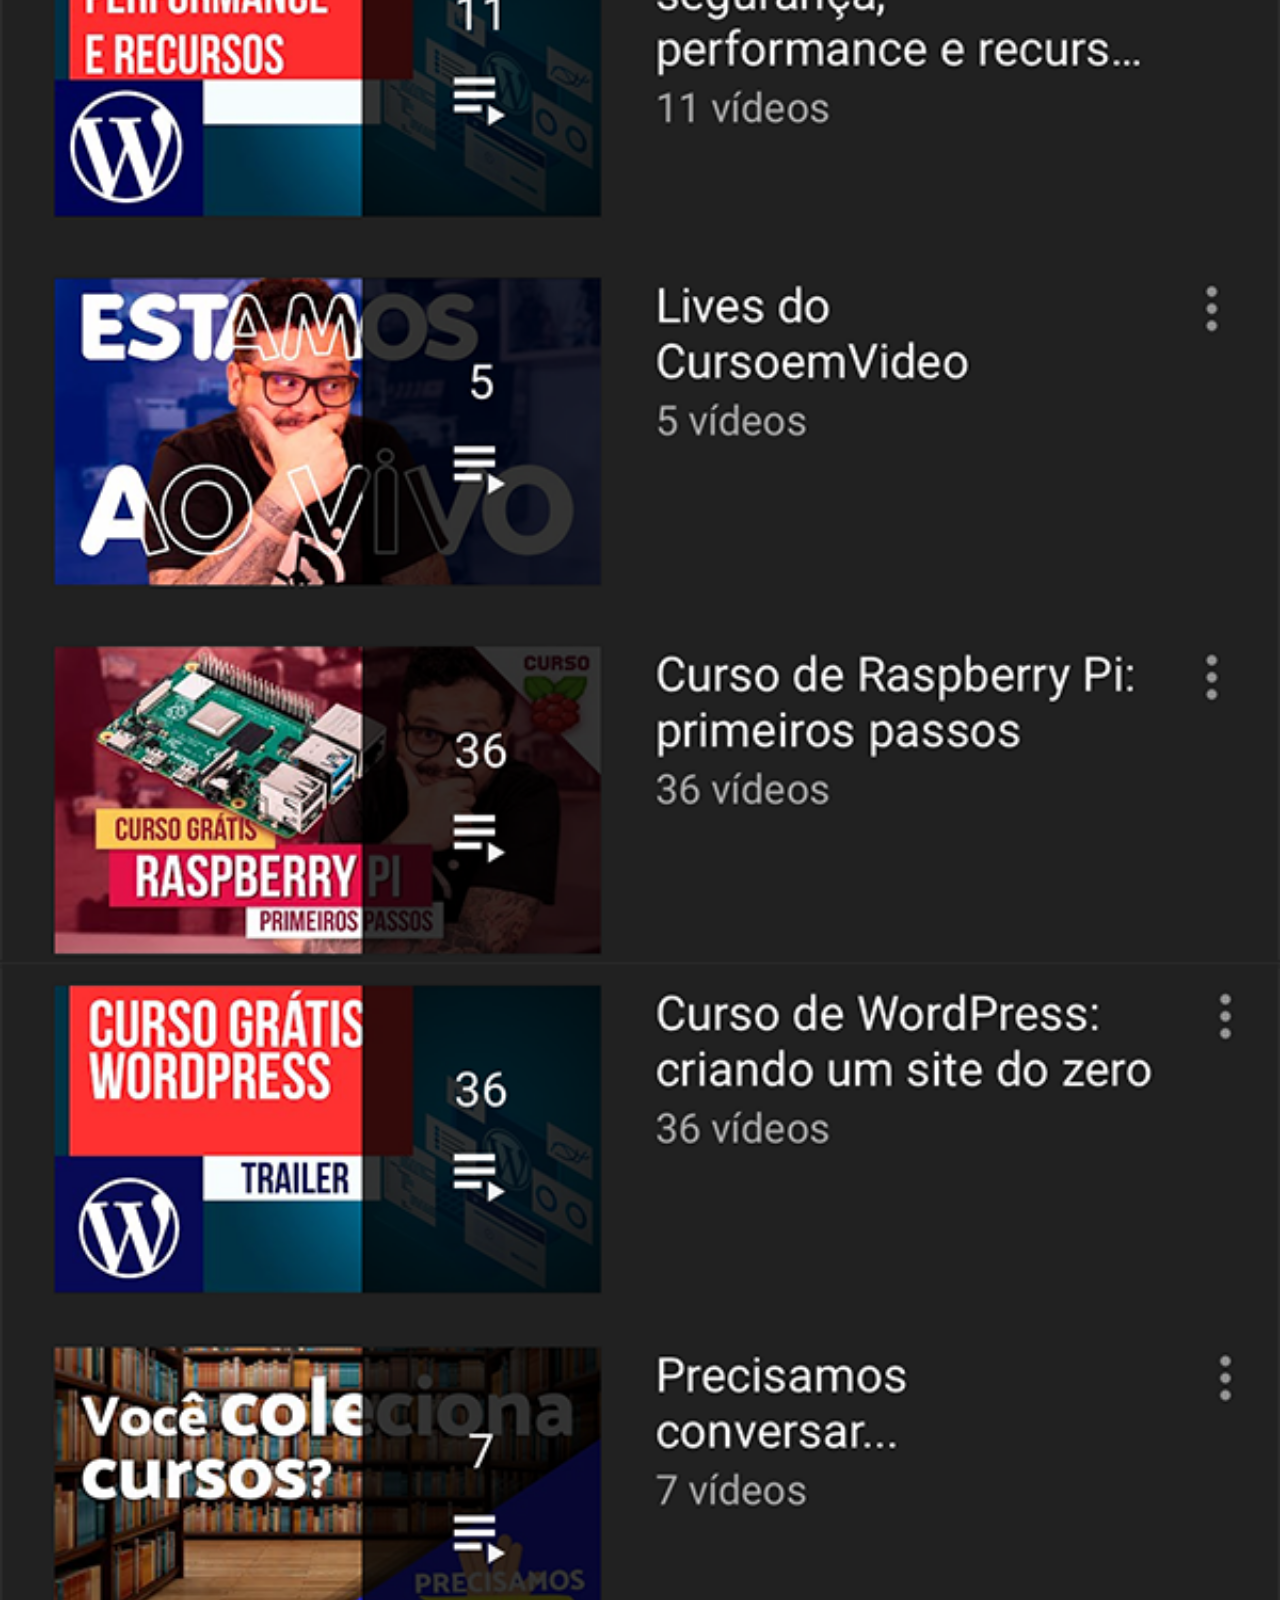
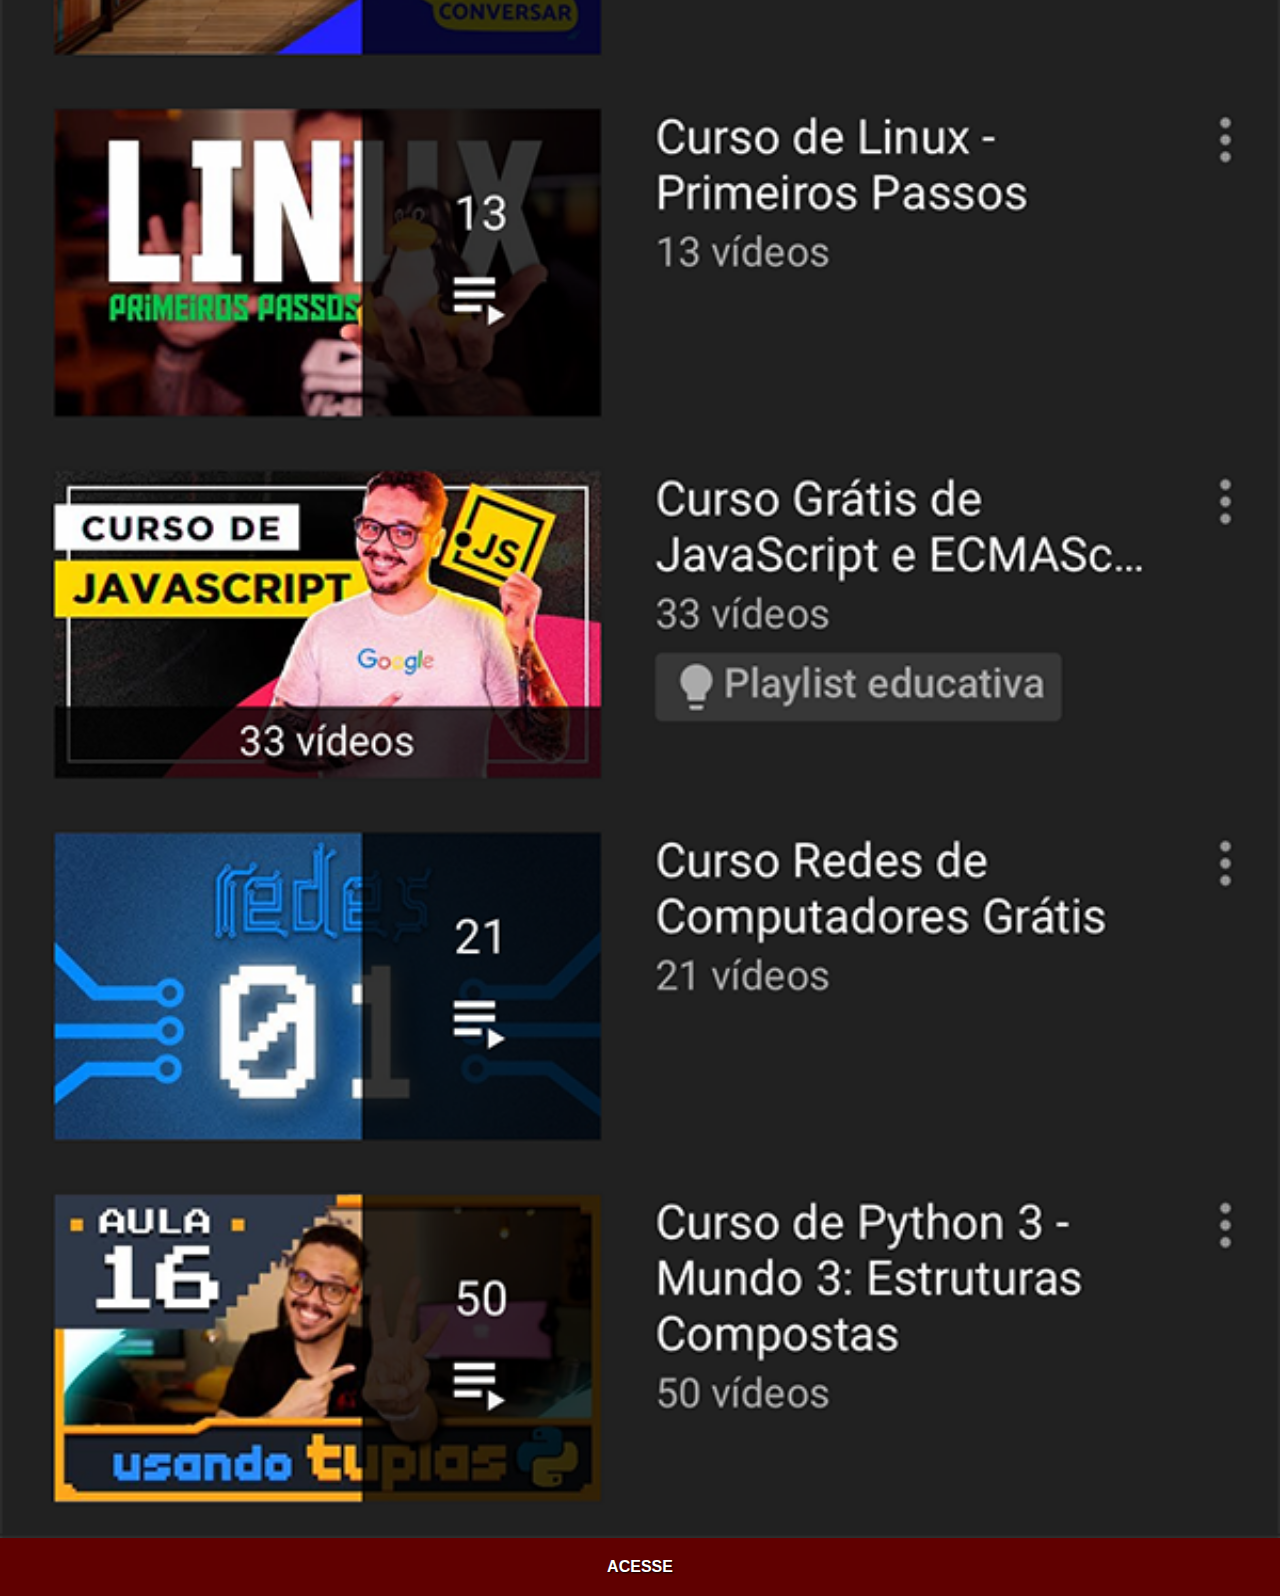
<file: youtube.html>
<!DOCTYPE html>
<html lang="pt-br">
<head>
    <meta charset="UTF-8">
    <meta http-equiv="X-UA-Compatible" content="IE=edge">
    <meta name="viewport" content="width=device-width, initial-scale=1.0">
    <title>Youtube</title>
    <link rel="stylesheet" href="estilos/social.css">
</head>
<body>
    <img src="imagens/tela-youtube.png" alt="Youtube">
    <a href="https://www.youtube.com/c/CursoemV%C3%ADdeo/playlists" target="_blank">ACESSE</a>
</body>
</html>
</file>
<file: estilos/style.css>
@charset "UTF-8";

* {
    margin: 0px;
    padding: 0px;
    font-family: Arial, Helvetica, sans-serif;
}

html, body {
    height: 100vh;
    width: 100vw;
    background-color: lightgoldenrodyellow;
}

body {
    background: url('../imagens/fundo-madeira.jpg') no-repeat top center;
    background-size: cover;
    background-attachment: fixed;
}

main {
    position: relative;
    height: 100vh;
}

section#telefone {
    position: absolute;
    background-image: url(../imagens/frame-iphone.png);
    background-size: cover;
    background-repeat: no-repeat;
    left: 50%;
    top: 50%;
    transform: translate(-50%, -50%);
    height: 627px;
    width: 311px;
}

section#redes-sociais {
    text-align: right;
}

iframe#tela {
    height: 471px;
    width: 267px;
    position: absolute;
    top: 80px;
    left: 22px;
}

section#redes-sociais img {
    border-radius: 50%;
    height: 75px;
    width: 75px;
    margin: 20px;
    box-shadow: 4px 4px 5px rgba(0, 0, 0, 0.5);
    box-sizing: border-box;
    transition: 0.3s;
}

section#redes-sociais img:hover {
    border: 2px solid rgba(255, 255, 255, 0.5);
    transform: translate(-3px, -3px);
    box-shadow: 8px 8px 10px rgba(0, 0, 0, 0.5);
}
</file>
<file: estilos/social.css>
@charset "UTF-8";

* {
    margin: 0px;
    padding: 0px;
    font-family: Arial, Helvetica, sans-serif;
}

::-webkit-scrollbar {
    width: 0px;
    height: 0px;
}

img {
    width: 100vw;
}

body a {
    display: block;
    color: white;
    text-decoration: none;
    font-weight: bolder;
    background-color: rgb(96, 0, 0);
    text-align: center;
    padding: 20px;
    text-shadow: 1px 1px 2px rgb(0, 0, 0);
    margin-top: -4px;
}

body a:hover {
    background-color: darkred;;
}
</file>
